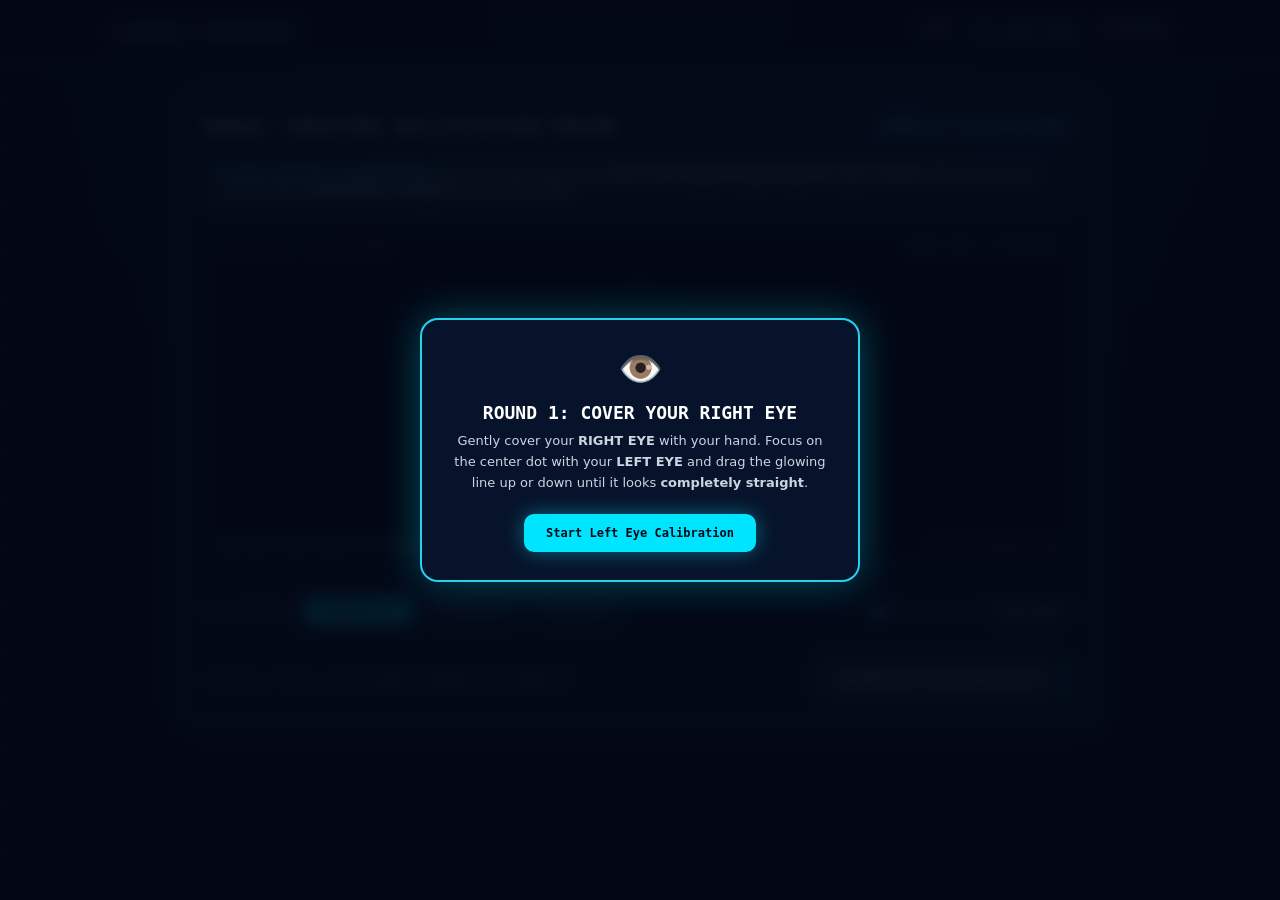
<file: amsler-test.html>
<!DOCTYPE html>
<html lang="en">
<head>
<meta charset="utf-8"/>
<meta name="viewport" content="width=device-width, initial-scale=1.0"/>
<title>SANS-GUARD — Manual Curvature Nullification</title>
<style>
  * { box-sizing: border-box; margin: 0; padding: 0; }
  body {
    background-color: #040816; color: #e2e8f0; font-family: system-ui, -apple-system, sans-serif;
    min-height: 100vh; display: flex; flex-direction: column;
    background-image: radial-gradient(circle at 50% 0%, rgba(0, 229, 255, 0.14), transparent 55%),
      linear-gradient(to right, rgba(34, 211, 238, 0.04) 1px, transparent 1px),
      linear-gradient(to bottom, rgba(34, 211, 238, 0.04) 1px, transparent 1px);
    background-size: 100% 100%, 50px 50px, 50px 50px;
  }
  .mono { font-family: monospace; }
  header { position: sticky; top: 0; z-index: 50; background: rgba(4, 8, 22, 0.92); border-bottom: 1px solid rgba(34, 211, 238, 0.25); }
  .nav-wrap { max-width: 1100px; margin: 0 auto; padding: 0 24px; height: 64px; display: flex; align-items: center; justify-content: space-between; }
  .logo { font-weight: 900; font-size: 20px; letter-spacing: 0.18em; color: #7289da; text-decoration: none; }
  .nav-links { display: flex; gap: 24px; font-size: 12px; text-transform: uppercase; }
  .nav-links a { color: #cbd5e1; text-decoration: none; }
  .nav-links a.active { color: #22d3ee; font-weight: 700; border-bottom: 2px solid #22d3ee; padding-bottom: 4px; }

  main { max-width: 960px; width: 100%; margin: 0 auto; padding: 26px 20px; flex: 1; display: flex; flex-direction: column; gap: 18px; }
  .panel {
    background: rgba(7, 19, 42, 0.78); border: 1.5px solid #22d3ee; border-radius: 18px;
    padding: 22px; box-shadow: 0 0 30px rgba(0, 229, 255, 0.12);
  }
  .top-row { display: flex; flex-wrap: wrap; justify-content: space-between; align-items: center; gap: 10px; margin-bottom: 14px; }
  .top-row h1 { font-size: 17px; font-weight: 800; letter-spacing: 0.06em; color: #fff; }
  .eye-badge { padding: 5px 12px; border-radius: 7px; background: rgba(34, 211, 238, 0.15); border: 1px solid #22d3ee; color: #67e8f9; font-size: 11px; font-weight: 700; }

  .inst-box {
    background: rgba(8, 51, 68, 0.65); border: 1px solid #22d3ee; border-radius: 12px;
    padding: 12px 16px; margin-bottom: 16px; display: flex; align-items: center; gap: 12px; font-size: 13px; color: #ecfeff;
  }

  .radar-box {
    background: #030712; border: 1px solid #164e63; border-radius: 14px; padding: 14px;
    display: flex; flex-direction: column; align-items: center; gap: 10px;
  }
  .radar-meta { width: 100%; display: flex; justify-content: space-between; font-size: 10px; color: #64748b; }
  canvas {
    max-width: 100%; border-radius: 10px; cursor: ns-resize; touch-action: none;
  }

  .axis-row { display: flex; flex-wrap: wrap; align-items: center; gap: 8px; margin-top: 14px; padding-top: 14px; border-top: 1px solid #0f2942; font-size: 11px; }
  .axis-btn { padding: 7px 12px; border-radius: 7px; border: 1px solid #155e75; background: #07132a; color: #94a3b8; font-size: 11px; font-weight: 700; cursor: pointer; }
  .axis-btn.active { background: #00e5ff; color: #040816; border-color: #00e5ff; }
  .btn-sm { padding: 7px 12px; border-radius: 7px; border: 1px solid #155e75; background: #07132a; color: #e2e8f0; font-size: 11px; font-weight: 700; cursor: pointer; }

  .action-bar { display: flex; flex-wrap: wrap; justify-content: space-between; align-items: center; gap: 12px; margin-top: 18px; padding-top: 16px; border-top: 1px solid #164e63; }
  .btn-commit { padding: 12px 20px; border-radius: 10px; border: 1.5px solid #22d3ee; background: #083344; color: #ecfeff; font-size: 12px; font-weight: 700; cursor: pointer; }
  .btn-record { padding: 12px 22px; border-radius: 10px; border: none; background: #00e5ff; color: #040816; font-size: 12px; font-weight: 800; cursor: pointer; box-shadow: 0 0 20px rgba(0, 229, 255, 0.4); }

  #popupOverlay {
    display: flex; position: fixed; inset: 0; z-index: 1000; background: rgba(4, 8, 22, 0.9);
    backdrop-filter: blur(8px); align-items: center; justify-content: center; padding: 20px;
  }
  .popup-box { max-width: 440px; width: 100%; background: #07132a; border: 2px solid #22d3ee; border-radius: 18px; padding: 28px; text-align: center; box-shadow: 0 0 40px rgba(0, 229, 255, 0.3); }
  .popup-box h3 { font-size: 18px; color: #fff; margin: 12px 0 8px; }
  .popup-box p { font-size: 13px; color: #cbd5e1; line-height: 1.6; margin-bottom: 20px; }
</style>
</head>
<body>
<header>
  <div class="nav-wrap">
    <a href="index.html" class="logo">SANS-GUARD</a>
    <nav class="nav-links mono">
      <a href="index.html">Home</a>
      <a href="doctor-check.html" class="active">Dr. SANS Check</a>
      <a href="dashboard.html">Dashboard</a>
    </nav>
  </div>
</header>

<main>
  <section class="panel">
    <div class="top-row mono">
      <h1>MANUAL CURVATURE NULLIFICATION ENGINE</h1>
      <span class="eye-badge" id="eyeBadge">ROUND 1/2 • LEFT EYE ACTIVE</span>
    </div>

    <div class="inst-box">
      <div>
        <strong style="color:#22d3ee;">BLIND MANUAL CALIBRATION:</strong> Fixate on the center dot. <strong>Click and drag the glowing line up or down</strong> with your mouse until it looks <strong>completely straight</strong> to your active eye.
      </div>
    </div>

    <div class="radar-box">
      <div class="radar-meta mono">
        <span>CAL-GRID FOV: 30° RECTILINEAR</span>
        <span id="axisMeta" style="color:#22d3ee;">TARGET AXIS: 0° HORIZONTAL</span>
      </div>

      <canvas id="radarCanvas" width="480" height="270"></canvas>

      <div class="radar-meta mono" style="align-items:center;">
        <span style="color:#67e8f9;">DRAG WAVE CURVE DIRECTLY ON RADAR</span>
        <span>● BLIND TELEMETRY MODE</span>
      </div>
    </div>

    <div class="axis-row mono">
      <span style="color:#94a3b8;">AXIS MERIDIAN:</span>
      <button class="axis-btn active" onclick="setAxis(0, this)">HORIZONTAL 0°</button>
      <button class="axis-btn" onclick="setAxis(90, this)">VERTICAL 90°</button>
      <button class="axis-btn" onclick="setAxis(45, this)">OBLIQUE 45°</button>
      <label style="margin-left:auto;display:flex;align-items:center;gap:6px;color:#cbd5e1;cursor:pointer;">
        <input type="checkbox" id="gridToggle" checked onchange="drawRadar()" style="accent-color:#00e5ff;"/> Reticle Grid
      </label>
      <button class="btn-sm" onclick="resetCurrentEye()">↺ Reset Wave</button>
    </div>

    <div class="action-bar mono">
      <div style="font-size:12px;color:#94a3b8;">
        Telemetry Status: <strong style="color:#34d399;">● Encrypted (Hidden from Subject)</strong>
      </div>
      <div style="display:flex;flex-wrap:wrap;gap:10px;">
        <button class="btn-commit" id="eyeActionBtn" onclick="handleEyeStep()">CONFIRM LEFT EYE &amp; SWITCH EYE →</button>
        <button class="btn-record" style="display:none;" id="finishBtn" onclick="syncDashboard()">📋 COMPLETE CHECK &amp; SYNC DASHBOARD</button>
      </div>
    </div>
  </section>
</main>

<!-- Monocular Pop-up Modal -->
<div id="popupOverlay">
  <div class="popup-box">
    <div style="font-size:36px;">👁️</div>
    <h3 class="mono" id="popTitle">ROUND 1: COVER YOUR RIGHT EYE</h3>
    <p id="popDesc">Gently cover your <strong>RIGHT EYE</strong> with your hand. Focus on the center dot with your <strong>LEFT EYE</strong> and drag the glowing line up or down until it looks <strong>completely straight</strong>.</p>
    <button class="btn-record mono" onclick="document.getElementById('popupOverlay').style.display='none'">Start Left Eye Calibration</button>
  </div>
</div>

<script>
  const canvas = document.getElementById('radarCanvas');
  const ctx = canvas.getContext('2d');
  let waveAmp = 52;
  let axis = 0;
  let round = 1;
  let leftResidual = 52;
  let rightResidual = 52;
  let isDragging = false;
  let lastY = 0;

  function drawRadar() {
    const W = canvas.width;
    const H = canvas.height;
    const cx = W / 2;
    const cy = H / 2;
    ctx.clearRect(0, 0, W, H);

    if (document.getElementById('gridToggle').checked) {
      ctx.strokeStyle = 'rgba(34, 211, 238, 0.08)';
      ctx.lineWidth = 1;
      for (let x = 0; x <= W; x += 24) {
        ctx.beginPath(); ctx.moveTo(x, 0); ctx.lineTo(x, H); ctx.stroke();
      }
      for (let y = 0; y <= H; y += 24) {
        ctx.beginPath(); ctx.moveTo(0, y); ctx.lineTo(W, y); ctx.stroke();
      }

      ctx.strokeStyle = 'rgba(34, 211, 238, 0.28)';
      ctx.beginPath(); ctx.arc(cx, cy, 48, 0, Math.PI * 2); ctx.stroke();
      ctx.beginPath(); ctx.arc(cx, cy, 105, 0, Math.PI * 2); ctx.stroke();

      ctx.setLineDash([4, 4]);
      ctx.beginPath(); ctx.moveTo(cx, 10); ctx.lineTo(cx, H - 10); ctx.stroke();
      ctx.beginPath(); ctx.moveTo(20, cy); ctx.lineTo(W - 20, cy); ctx.stroke();
      ctx.setLineDash([]);
    }

    ctx.save();
    ctx.translate(cx, cy);
    ctx.rotate((-axis * Math.PI) / 180);

    ctx.strokeStyle = '#00e5ff';
    ctx.lineWidth = 3.2;
    ctx.shadowColor = '#00e5ff';
    ctx.shadowBlur = 15;
    ctx.beginPath();
    const span = 195;
    for (let x = -span; x <= span; x += 3) {
      const env = Math.cos((x / span) * (Math.PI / 2));
      const y = Math.sin(x * 0.036) * (waveAmp * 0.32) * env;
      if (x === -span) ctx.moveTo(x, y);
      else ctx.lineTo(x, y);
    }
    ctx.stroke();
    ctx.shadowBlur = 0;

    const handleX = 43;
    const handleY = Math.sin(handleX * 0.036) * (waveAmp * 0.32) * Math.cos((handleX / span) * (Math.PI / 2));
    ctx.fillStyle = isDragging ? '#ffffff' : 'rgba(0, 229, 255, 0.35)';
    ctx.strokeStyle = '#00e5ff';
    ctx.lineWidth = 2;
    ctx.beginPath(); ctx.arc(handleX, handleY, 7, 0, Math.PI * 2); ctx.fill(); ctx.stroke();
    ctx.restore();

    ctx.fillStyle = '#ffffff';
    ctx.beginPath(); ctx.arc(cx, cy, 4, 0, Math.PI * 2); ctx.fill();
  }

  function getClientY(e) {
    return e.touches && e.touches.length ? e.touches[0].clientY : e.clientY;
  }

  canvas.addEventListener('mousedown', e => { isDragging = true; lastY = getClientY(e); drawRadar(); });
  canvas.addEventListener('touchstart', e => { isDragging = true; lastY = getClientY(e); drawRadar(); });

  window.addEventListener('mousemove', e => {
    if (!isDragging) return;
    const curY = getClientY(e);
    waveAmp = Math.max(-100, Math.min(100, waveAmp + (curY - lastY) * 0.85));
    lastY = curY;
    if (round === 1) leftResidual = Math.abs(waveAmp);
    else rightResidual = Math.abs(waveAmp);
    drawRadar();
  });

  window.addEventListener('touchmove', e => {
    if (!isDragging) return;
    const curY = getClientY(e);
    waveAmp = Math.max(-100, Math.min(100, waveAmp + (curY - lastY) * 0.85));
    lastY = curY;
    if (round === 1) leftResidual = Math.abs(waveAmp);
    else rightResidual = Math.abs(waveAmp);
    drawRadar();
  });

  window.addEventListener('mouseup', () => { if (isDragging) { isDragging = false; drawRadar(); } });
  window.addEventListener('touchend', () => { if (isDragging) { isDragging = false; drawRadar(); } });

  function resetCurrentEye() {
    waveAmp = round === 1 ? 52 : -48;
    if (round === 1) leftResidual = Math.abs(waveAmp);
    else rightResidual = Math.abs(waveAmp);
    drawRadar();
  }

  function setAxis(deg, btn) {
    axis = deg;
    document.querySelectorAll('.axis-btn').forEach(b => b.classList.remove('active'));
    btn.classList.add('active');
    const names = { 0: '0° HORIZONTAL', 90: '90° VERTICAL', 45: '45° OBLIQUE' };
    document.getElementById('axisMeta').textContent = `TARGET AXIS: ${names[deg]}`;
    drawRadar();
  }

  function calcPts(absVal) {
    if (absVal >= 60) return 4;
    if (absVal >= 35) return 3;
    if (absVal >= 18) return 2;
    if (absVal >= 7) return 1;
    return 0;
  }

  function handleEyeStep() {
    if (round === 1) {
      leftResidual = Math.abs(waveAmp);
      round = 2;
      waveAmp = -48;
      rightResidual = 48;

      document.getElementById('eyeBadge').textContent = 'ROUND 2/2 • RIGHT EYE ACTIVE';
      document.getElementById('eyeActionBtn').style.display = 'none';
      document.getElementById('finishBtn').style.display = 'inline-block';
      document.getElementById('finishBtn').textContent = 'COMPLETE TEST & VIEW SCORE →';
      drawRadar();

      document.getElementById('popTitle').textContent = 'ROUND 2: COVER YOUR LEFT EYE';
      document.getElementById('popDesc').innerHTML = 'Now cover your <strong>LEFT EYE</strong> with your hand. Focus on the center dot with your <strong>RIGHT EYE</strong> and drag the line up or down until it looks straight.';
      document.querySelector('#popupOverlay button').textContent = 'Start Right Eye Calibration';
      document.getElementById('popupOverlay').style.display = 'flex';
    }
  }

  function syncDashboard() {
    rightResidual = Math.abs(waveAmp);
    const leftPts = calcPts(leftResidual);
    const rightPts = calcPts(rightResidual);
    const finalMetaPts = Math.max(leftPts, rightPts);

    const prev = JSON.parse(localStorage.getItem('sans_latest_check') || '{"vision":0,"fluid":0,"symptoms":0}');
    prev.metamorphopsia = finalMetaPts;
    prev.total = (prev.vision || 0) + (prev.fluid || 0) + (prev.symptoms || 0) + finalMetaPts;
    localStorage.setItem('sans_latest_check', JSON.stringify(prev));

    const labels = [
      'Normal Rectilinear Vision (0 Arcmin)',
      'Mild Peripheral Curvature',
      'Moderate Parafoveal Metamorphopsia',
      'Marked Choroidal Fold Distortion',
      'Severe Central Metamorphopsia Alert'
    ];

    document.querySelector('.panel').innerHTML = `
      <div class="top-row mono">
        <h1>METAMORPHOPSIA TEST RESULT</h1>
        <span class="eye-badge" style="border-color:#34d399;color:#6ee7b7;">✓ TEST 04 COMPLETED</span>
      </div>

      <div style="background:#040816;border:1px solid #164e63;border-radius:14px;padding:24px;text-align:center;margin:16px 0;">
        <div class="mono" style="font-size:11px;color:#94a3b8;letter-spacing:0.1em;">CALCULATED METAMORPHOPSIA SCORE</div>
        <div class="mono" style="font-size:48px;font-weight:900;color:#22d3ee;margin:10px 0;">${finalMetaPts} <span style="font-size:20px;color:#64748b;">/ 4 Pts</span></div>
        <div style="font-size:14px;font-weight:700;color:#fb7185;">${labels[finalMetaPts]}</div>

        <div style="display:grid;grid-template-columns:1fr 1fr;gap:12px;max-width:420px;margin:20px auto 0;" class="mono">
          <div style="background:#07132a;border:1px solid #155e75;border-radius:10px;padding:12px;">
            <div style="font-size:10px;color:#94a3b8;">LEFT EYE DEVIATION</div>
            <div style="font-size:16px;font-weight:800;color:#fff;margin-top:4px;">${leftResidual.toFixed(1)} Arcmin (${leftPts} Pts)</div>
          </div>
          <div style="background:#07132a;border:1px solid #155e75;border-radius:10px;padding:12px;">
            <div style="font-size:10px;color:#94a3b8;">RIGHT EYE DEVIATION</div>
            <div style="font-size:16px;font-weight:800;color:#fff;margin-top:4px;">${rightResidual.toFixed(1)} Arcmin (${rightPts} Pts)</div>
          </div>
        </div>
      </div>

      <div class="action-bar mono" style="justify-content:flex-end;">
        <button class="btn-record mono" onclick="window.location.href='dashboard.html'">Proceed to Final Dashboard →</button>
      </div>
    `;
  }

  drawRadar();
</script>
</body>
</html>
<!-- AI Assistance Disclosure: Portions of this HTML/CSS/JavaScript code were developed and refined with AI assistance. -->
</file>
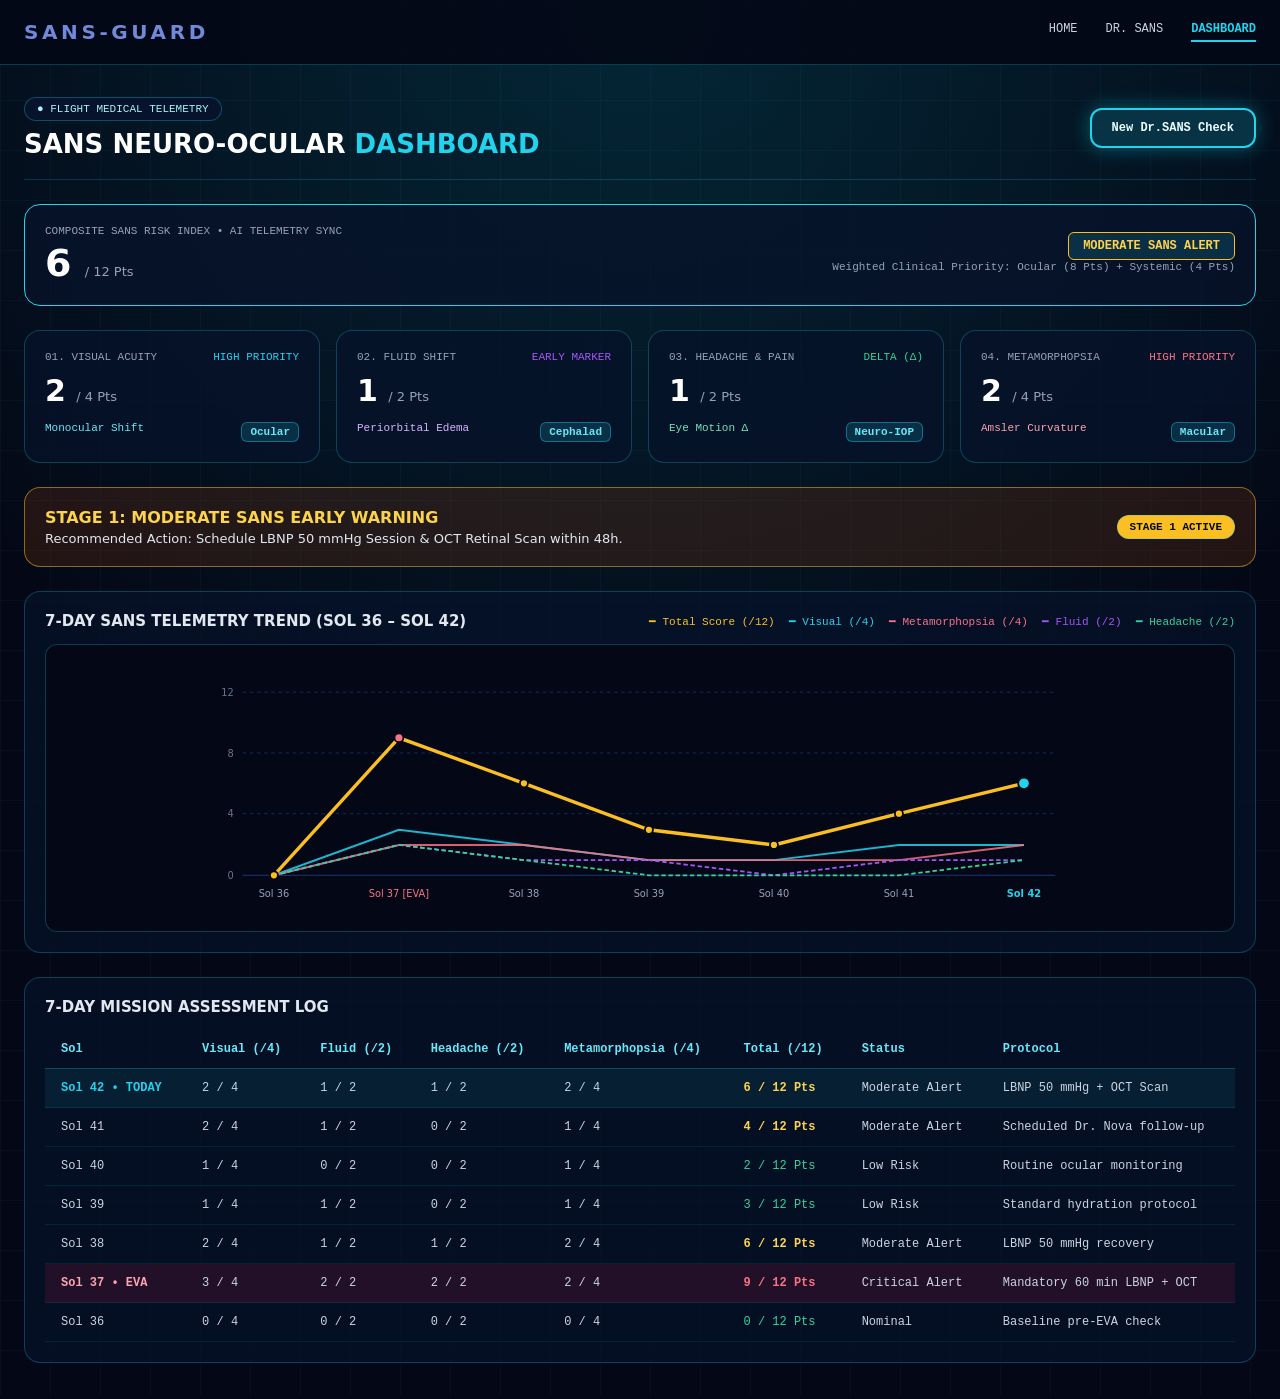
<file: dashboard.html>
<!DOCTYPE html>
<html lang="en">
<head>
<meta charset="utf-8"/>
<meta name="viewport" content="width=device-width, initial-scale=1.0"/>
<title>SANS-GUARD — Dashboard</title>
<link rel="stylesheet" href="style.css"/>
</head>
<body>
<header>
  <div class="nav-wrap">
    <a href="index.html" class="logo">SANS-GUARD</a>
    <nav class="nav-links mono"><a href="index.html">Home</a><a href="doctor-check.html">Dr. SANS</a><a href="dashboard.html" class="active">Dashboard</a></nav>
    
  </div>
</header>
<main>
  <div class="top-bar">
    <div><span class="pill mono" style="margin-bottom:8px;">● FLIGHT MEDICAL TELEMETRY</span><h1>SANS NEURO-OCULAR <span>DASHBOARD</span></h1></div>
    <a href="doctor-check.html" class="btn-nova mono"> New Dr.SANS Check</a>
  </div>

  <!-- Total Risk Score Banner -->
  <section class="card" style="border-color:#22d3ee;display:flex;flex-wrap:wrap;justify-content:space-between;align-items:center;gap:16px;">
    <div>
      <div class="card-head mono" style="margin-bottom:4px;"><span>COMPOSITE SANS RISK INDEX • AI TELEMETRY SYNC</span></div>
      <div class="card-val" id="k-sc" style="font-size:38px;">6 <span>/ 12 Pts</span></div>
    </div>
    <div class="mono" style="text-align:right;">
      <span class="tag" id="riskBadge" style="font-size:12px;padding:6px 14px;color:#fcd34d;border-color:#fbbf24;">MODERATE SANS ALERT</span>
      <div style="font-size:11px;color:#94a3b8;margin-top:8px;">Weighted Clinical Priority: Ocular (8 Pts) + Systemic (4 Pts)</div>
    </div>
  </section>

  <!-- 4 Individual Tests Grid -->
  <section class="grid-4">
    <div class="card">
      <div class="card-head mono"><span>01. VISUAL ACUITY</span><span style="color:#22d3ee;">HIGH PRIORITY</span></div>
      <div class="card-val" id="k-va">2 <span>/ 4 Pts</span></div>
      <div class="card-foot mono"><span style="color:#67e8f9;">Monocular Shift</span><span class="tag">Ocular</span></div>
    </div>
    <div class="card">
      <div class="card-head mono"><span>02. FLUID SHIFT</span><span style="color:#a855f7;">EARLY MARKER</span></div>
      <div class="card-val" id="k-fs">1 <span>/ 2 Pts</span></div>
      <div class="card-foot mono"><span style="color:#d8b4fe;">Periorbital Edema</span><span class="tag">Cephalad</span></div>
    </div>
    <div class="card">
      <div class="card-head mono"><span>03. HEADACHE &amp; PAIN</span><span style="color:#34d399;">DELTA (Δ)</span></div>
      <div class="card-val" id="k-sy">1 <span>/ 2 Pts</span></div>
      <div class="card-foot mono"><span id="sy-delta" style="color:#6ee7b7;">Eye Motion Δ</span><span class="tag">Neuro-IOP</span></div>
    </div>
    <div class="card">
      <div class="card-head mono"><span>04. METAMORPHOPSIA</span><span style="color:#fb7185;">HIGH PRIORITY</span></div>
      <div class="card-val" id="k-mt">2 <span>/ 4 Pts</span></div>
      <div class="card-foot mono"><span style="color:#fda4af;">Amsler Curvature</span><span class="tag">Macular</span></div>
    </div>
  </section>

  <section class="alert-box" id="alertBox">
    <div><strong id="alertTitle" style="color:#fcd34d;"> STAGE 1: MODERATE SANS EARLY WARNING</strong><p id="alertDesc" style="font-size:13px;margin-top:4px;">Recommended Action: Schedule LBNP 50 mmHg Session &amp; OCT Retinal Scan within 48h.</p></div>
    <span class="pill mono" id="alertPill" style="background:#fbbf24;color:#040816;font-weight:700;">STAGE 1 ACTIVE</span>
  </section>

  <section class="card">
    <div style="display:flex;flex-wrap:wrap;justify-content:space-between;align-items:center;gap:12px;margin-bottom:14px;">
      <h2 style="font-size:15px;">7-DAY SANS TELEMETRY TREND (SOL 36 – SOL 42)</h2>
      <div class="mono" style="display:flex;flex-wrap:wrap;gap:14px;font-size:11px;">
        <span style="color:#fbbf24;">━ Total Score (/12)</span>
        <span style="color:#22d3ee;">━ Visual (/4)</span>
        <span style="color:#fb7185;">━ Metamorphopsia (/4)</span>
        <span style="color:#a855f7;">━ Fluid (/2)</span>
        <span style="color:#34d399;">━ Headache (/2)</span>
      </div>
    </div>
    <div class="chart-wrap">
      <svg viewBox="0 0 1000 280" style="width:100%;min-width:680px;height:250px;" fill="none">
        <line x1="55" y1="35" x2="965" y2="35" stroke="#132d5e" stroke-dasharray="4 4"/>
        <line x1="55" y1="103" x2="965" y2="103" stroke="#132d5e" stroke-dasharray="4 4"/>
        <line x1="55" y1="171" x2="965" y2="171" stroke="#132d5e" stroke-dasharray="4 4"/>
        <line x1="55" y1="240" x2="965" y2="240" stroke="#1e3a8a"/>

        <text x="45" y="39" fill="#64748b" font-size="11" text-anchor="end">12</text>
        <text x="45" y="107" fill="#64748b" font-size="11" text-anchor="end">8</text>
        <text x="45" y="175" fill="#64748b" font-size="11" text-anchor="end">4</text>
        <text x="45" y="244" fill="#64748b" font-size="11" text-anchor="end">0</text>

        <text x="90" y="264" fill="#94a3b8" font-size="11" text-anchor="middle">Sol 36</text>
        <text x="230" y="264" fill="#fb7185" font-size="11" text-anchor="middle">Sol 37 [EVA]</text>
        <text x="370" y="264" fill="#94a3b8" font-size="11" text-anchor="middle">Sol 38</text>
        <text x="510" y="264" fill="#94a3b8" font-size="11" text-anchor="middle">Sol 39</text>
        <text x="650" y="264" fill="#94a3b8" font-size="11" text-anchor="middle">Sol 40</text>
        <text x="790" y="264" fill="#94a3b8" font-size="11" text-anchor="middle">Sol 41</text>
        <text x="930" y="264" fill="#22d3ee" font-size="11" text-anchor="middle" font-weight="700">Sol 42</text>

        <path id="line-v" d="M90 240 L230 189 L370 206 L510 223 L650 223 L790 206 L930 206" stroke="#22d3ee" stroke-width="2.2" opacity="0.85"/>
        <path id="line-m" d="M90 240 L230 206 L370 206 L510 223 L650 223 L790 223 L930 206" stroke="#fb7185" stroke-width="2.2" opacity="0.85"/>
        <path id="line-f" d="M90 240 L230 206 L370 223 L510 223 L650 240 L790 223 L930 223" stroke="#a855f7" stroke-width="2" stroke-dasharray="5 3"/>
        <path id="line-s" d="M90 240 L230 206 L370 223 L510 240 L650 240 L790 240 L930 223" stroke="#34d399" stroke-width="2" stroke-dasharray="5 3"/>
        <path id="line-tot" d="M90 240 L230 86 L370 137 L510 189 L650 206 L790 171 L930 137" stroke="#fbbf24" stroke-width="3.8"/>

        <circle cx="90" cy="240" r="4.5" fill="#fbbf24" stroke="#040816" stroke-width="2"/>
        <circle cx="230" cy="86" r="5" fill="#fb7185" stroke="#040816" stroke-width="2"/>
        <circle cx="370" cy="137" r="4.5" fill="#fbbf24" stroke="#040816" stroke-width="2"/>
        <circle cx="510" cy="189" r="4.5" fill="#fbbf24" stroke="#040816" stroke-width="2"/>
        <circle cx="650" cy="206" r="4.5" fill="#fbbf24" stroke="#040816" stroke-width="2"/>
        <circle cx="790" cy="171" r="4.5" fill="#fbbf24" stroke="#040816" stroke-width="2"/>
        <circle id="dot-today" cx="930" cy="137" r="6.5" fill="#22d3ee" stroke="#040816" stroke-width="2"/>
      </svg>
    </div>
  </section>

  <section class="card" style="overflow-x:auto;">
    <h2 style="font-size:15px;margin-bottom:14px;">7-DAY MISSION ASSESSMENT LOG</h2>
    <table class="mono">
      <thead>
        <tr>
          <th>Sol</th>
          <th>Visual (/4)</th>
          <th>Fluid (/2)</th>
          <th>Headache (/2)</th>
          <th>Metamorphopsia (/4)</th>
          <th>Total (/12)</th>
          <th>Status</th>
          <th>Protocol</th>
        </tr>
      </thead>
      <tbody>
        <tr style="background:rgba(8,51,68,0.45);">
          <td style="font-weight:700;color:#22d3ee;">Sol 42 • TODAY</td>
          <td id="t-v">2 / 4</td>
          <td id="t-f">1 / 2</td>
          <td id="t-s">1 / 2</td>
          <td id="t-m">2 / 4</td>
          <td id="t-tot" style="font-weight:800;color:#fcd34d;">6 / 12 Pts</td>
          <td id="t-st">Moderate Alert</td>
          <td id="t-pr">LBNP 50 mmHg + OCT Scan</td>
        </tr>
        <tr>
          <td>Sol 41</td><td>2 / 4</td><td>1 / 2</td><td>0 / 2</td><td>1 / 4</td>
          <td style="font-weight:700;color:#fcd34d;">4 / 12 Pts</td><td>Moderate Alert</td><td>Scheduled Dr. Nova follow-up</td>
        </tr>
        <tr>
          <td>Sol 40</td><td>1 / 4</td><td>0 / 2</td><td>0 / 2</td><td>1 / 4</td>
          <td style="color:#34d399;">2 / 12 Pts</td><td>Low Risk</td><td>Routine ocular monitoring</td>
        </tr>
        <tr>
          <td>Sol 39</td><td>1 / 4</td><td>1 / 2</td><td>0 / 2</td><td>1 / 4</td>
          <td style="color:#34d399;">3 / 12 Pts</td><td>Low Risk</td><td>Standard hydration protocol</td>
        </tr>
        <tr>
          <td>Sol 38</td><td>2 / 4</td><td>1 / 2</td><td>1 / 2</td><td>2 / 4</td>
          <td style="font-weight:700;color:#fcd34d;">6 / 12 Pts</td><td>Moderate Alert</td><td>LBNP 50 mmHg recovery</td>
        </tr>
        <tr style="background:rgba(136,19,55,0.22);">
          <td style="color:#fda4af;font-weight:700;">Sol 37 • EVA</td><td>3 / 4</td><td>2 / 2</td><td>2 / 2</td><td>2 / 4</td>
          <td style="font-weight:800;color:#fb7185;">9 / 12 Pts</td><td>Critical Alert</td><td>Mandatory 60 min LBNP + OCT</td>
        </tr>
        <tr>
          <td>Sol 36</td><td>0 / 4</td><td>0 / 2</td><td>0 / 2</td><td>0 / 4</td>
          <td style="color:#34d399;">0 / 12 Pts</td><td>Nominal</td><td>Baseline pre-EVA check</td>
        </tr>
      </tbody>
    </table>
  </section>
</main>
<!-- <footer class="mono">© 2026 SANS-GUARD • Flight Medical Telemetry System</footer> -->

<script>
window.addEventListener('DOMContentLoaded', () => {
  const raw = localStorage.getItem('sans_latest_check');
  if (!raw) return;
  const saved = JSON.parse(raw);

  const v = Math.min(4, Math.max(0, Number(saved.vision || 0)));
  const f = Math.min(2, Math.max(0, Number(saved.fluid || 0)));
  const s = Math.min(2, Math.max(0, Number(saved.symptoms || 0)));
  const m = Math.min(4, Math.max(0, Number(saved.metamorphopsia || 0)));
  const tot = v + f + s + m;

  document.getElementById('k-sc').innerHTML = `${tot} <span>/ 12 Pts</span>`;
  document.getElementById('k-va').innerHTML = `${v} <span>/ 4 Pts</span>`;
  document.getElementById('k-fs').innerHTML = `${f} <span>/ 2 Pts</span>`;
  document.getElementById('k-sy').innerHTML = `${s} <span>/ 2 Pts</span>`;
  document.getElementById('k-mt').innerHTML = `${m} <span>/ 4 Pts</span>`;

  if (saved.headacheBefore !== undefined && saved.headacheAfter !== undefined) {
    const delta = saved.headacheAfter - saved.headacheBefore;
    document.getElementById('sy-delta').textContent = `${saved.headacheBefore}→${saved.headacheAfter}/10 (${delta >= 0 ? '+' : ''}${delta}Δ)`;
  }

  const alertBox = document.getElementById('alertBox');
  const alertTitle = document.getElementById('alertTitle');
  const alertDesc = document.getElementById('alertDesc');
  const alertPill = document.getElementById('alertPill');
  const riskBadge = document.getElementById('riskBadge');

  let statusText = 'Moderate Alert';
  let protoText = 'LBNP 50 mmHg + OCT Scan';

  if (tot >= 8) {
    alertBox.style.background = 'rgba(136, 19, 55, 0.35)';
    alertBox.style.borderColor = '#fb7185';
    alertTitle.style.color = '#fda4af';
    alertTitle.textContent = ' STAGE 2: CRITICAL OCULAR / SANS RISK ALERT';
    alertDesc.textContent = 'Immediate Action: Notify Flight Surgeon, initiate 60-min LBNP & perform urgent OCT + Fundoscopy.';
    alertPill.style.background = '#fb7185';
    alertPill.textContent = 'STAGE 2 CRITICAL';
    riskBadge.style.color = '#fda4af';
    riskBadge.style.borderColor = '#fb7185';
    riskBadge.textContent = 'CRITICAL SANS RISK';
    statusText = 'Critical Alert';
    protoText = 'Urgent Flight Surgeon + OCT';
  } else if (tot >= 4) {
    alertTitle.textContent = ' STAGE 1: MODERATE SANS EARLY WARNING';
    alertDesc.textContent = 'Recommended Action: Schedule LBNP 50 mmHg Session & OCT Retinal Scan within 48h.';
    alertPill.textContent = 'STAGE 1 ACTIVE';
    riskBadge.textContent = 'MODERATE SANS ALERT';
    statusText = 'Moderate Alert';
    protoText = 'LBNP 50 mmHg + OCT Scan';
  } else {
    alertBox.style.background = 'rgba(6, 78, 59, 0.35)';
    alertBox.style.borderColor = '#34d399';
    alertTitle.style.color = '#6ee7b7';
    alertTitle.textContent = ' STAGE 0: NOMINAL NEURO-OCULAR STATUS';
    alertDesc.textContent = 'Recommended Action: Continue routine resistive exercise, hydration & weekly Dr. Nova checks.';
    alertPill.style.background = '#34d399';
    alertPill.textContent = 'NOMINAL';
    riskBadge.style.color = '#6ee7b7';
    riskBadge.style.borderColor = '#34d399';
    riskBadge.textContent = 'LOW RISK • NOMINAL';
    statusText = 'Low Risk';
    protoText = 'Standard exercise & hydration';
  }

  document.getElementById('t-v').textContent = `${v} / 4`;
  document.getElementById('t-f').textContent = `${f} / 2`;
  document.getElementById('t-s').textContent = `${s} / 2`;
  document.getElementById('t-m').textContent = `${m} / 4`;
  document.getElementById('t-tot').textContent = `${tot} / 12 Pts`;
  document.getElementById('t-st').textContent = statusText;
  document.getElementById('t-pr').textContent = protoText;

  const yPos = val => (240 - (val / 12) * 205).toFixed(0);
  document.getElementById('line-v').setAttribute('d', `M90 240 L230 189 L370 206 L510 223 L650 223 L790 206 L930 ${yPos(v)}`);
  document.getElementById('line-m').setAttribute('d', `M90 240 L230 206 L370 206 L510 223 L650 223 L790 223 L930 ${yPos(m)}`);
  document.getElementById('line-f').setAttribute('d', `M90 240 L230 206 L370 223 L510 223 L650 240 L790 223 L930 ${yPos(f)}`);
  document.getElementById('line-s').setAttribute('d', `M90 240 L230 206 L370 223 L510 240 L650 240 L790 240 L930 ${yPos(s)}`);
  document.getElementById('line-tot').setAttribute('d', `M90 240 L230 86 L370 137 L510 189 L650 206 L790 171 L930 ${yPos(tot)}`);
  document.getElementById('dot-today').setAttribute('cy', yPos(tot));
});
</script>
</body>
</html>
<!-- AI Assistance Disclosure: Portions of this HTML/CSS/JavaScript code were developed and refined with AI assistance. -->
</file>
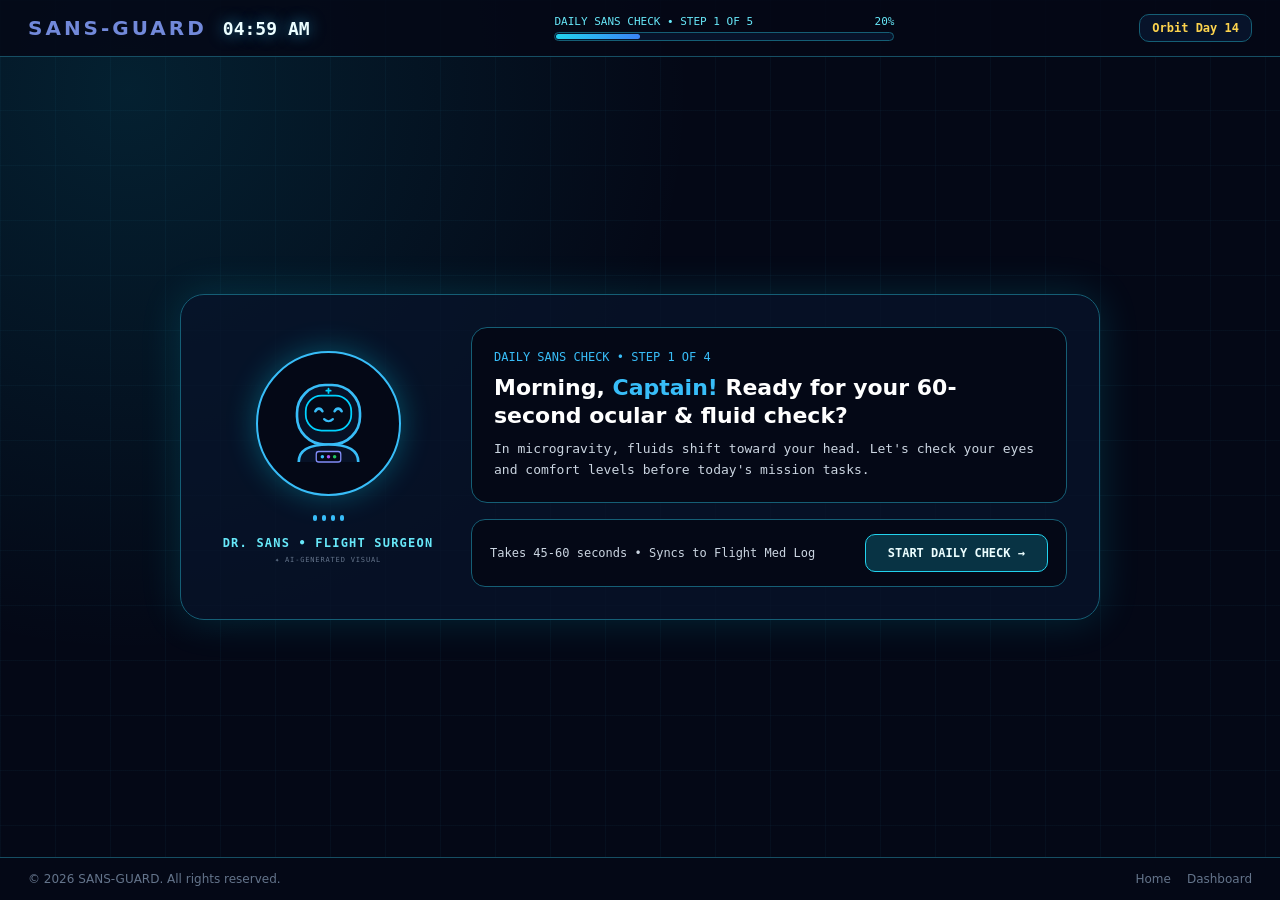
<file: doctor-check.html>
<!DOCTYPE html>
<html lang="en">
<head>
<meta charset="utf-8"/>
<meta name="viewport" content="width=device-width,initial-scale=1"/>
<title>SANS-GUARD — Dr. Nova Check</title>
<style>
*{box-sizing:border-box;margin:0;padding:0}
body{min-height:100vh;background:#040816;color:#fff;font-family:system-ui,sans-serif;display:flex;flex-direction:column;background-image:radial-gradient(circle at 10% 10%,rgba(6,182,212,.14),transparent 40%),linear-gradient(to right,rgba(56,189,248,.04) 1px,transparent 1px),linear-gradient(to bottom,rgba(56,189,248,.04) 1px,transparent 1px);background-size:100% 100%,55px 55px,55px 55px}
header{border-bottom:1px solid #164e63;background:rgba(4,8,22,.85);padding:14px 28px;display:flex;flex-wrap:wrap;align-items:center;justify-content:space-between;gap:14px}
.logo{font-size:20px;font-weight:900;letter-spacing:.15em;color:#7289da;text-decoration:none}
.clock{font-family:monospace;font-size:18px;font-weight:700;color:#ecfeff;text-shadow:0 0 15px rgba(56,189,248,.6)}
.prog-box{flex:1;max-width:340px;min-width:180px}
.prog-txt{display:flex;justify-content:space-between;font-family:monospace;font-size:11px;color:#67e8f9;margin-bottom:4px}
.track{height:9px;background:#07132a;border:1px solid #155e75;border-radius:99px;padding:1px}
.fill{height:100%;background:linear-gradient(90deg,#22d3ee,#3b82f6);border-radius:99px;transition:width .4s}
.badges{display:flex;align-items:center;gap:10px;font-family:monospace;font-size:12px}
.pill{padding:6px 12px;border-radius:10px;border:1px solid #155e75;background:#07132a;color:#fcd34d;font-weight:700}
.btn-ic{padding:6px 10px;border-radius:10px;border:1px solid #155e75;background:#07132a;color:#67e8f9;cursor:pointer}
main{flex:1;display:flex;flex-direction:column;align-items:center;justify-content:center;padding:28px 16px}
.card{width:100%;max-width:920px;border-radius:24px;border:1px solid #155e75;background:rgba(7,19,42,.75);padding:32px;box-shadow:0 0 40px rgba(0,229,255,.15);display:grid;grid-template-columns:230px 1fr;gap:28px;align-items:center}
@media(max-width:740px){.card{grid-template-columns:1fr}}
.av-col{display:flex;flex-direction:column;align-items:center;text-align:center}
.av-ring{width:145px;height:145px;border-radius:50%;border:2px solid #38bdf8;background:#040816;display:flex;align-items:center;justify-content:center;box-shadow:0 0 30px rgba(0,229,255,.3);animation:flt 4s ease-in-out infinite}
@keyframes flt{0%,100%{transform:translateY(0)}50%{transform:translateY(-6px)}}
.wave{display:flex;gap:5px;height:20px;align-items:center;margin-top:12px}
.bar{width:4px;height:6px;background:#38bdf8;border-radius:9px}
.speaking .bar{animation:wv .6s infinite}
.speaking .bar:nth-child(2){animation-delay:.15s}
.speaking .bar:nth-child(3){animation-delay:.3s;background:#a855f7}
@keyframes wv{0%,100%{height:6px}50%{height:20px}}
.doc-t{font-family:monospace;font-size:12px;font-weight:700;letter-spacing:.1em;color:#67e8f9;margin-top:8px}
.q-box{border-radius:16px;border:1px solid #155e75;background:#040816;padding:22px;margin-bottom:16px}
.q-top{display:flex;justify-content:space-between;font-family:monospace;font-size:12px;color:#38bdf8;margin-bottom:10px}
.rep{background:none;border:none;color:#67e8f9;text-decoration:underline;font-family:monospace;font-size:11px;cursor:pointer}
.q-h{font-size:22px;font-weight:800;line-height:1.3}
.q-p{font-family:monospace;font-size:13px;color:#cbd5e1;line-height:1.6;margin-top:8px}
.opts{display:flex;flex-direction:column;gap:10px}
.s-bar{display:flex;flex-wrap:wrap;justify-content:space-between;align-items:center;gap:12px;border-radius:14px;border:1px solid #155e75;background:#040816;padding:14px 18px;font-family:monospace;font-size:12px;color:#cbd5e1}
.btn{padding:11px 22px;border-radius:10px;border:1px solid #22d3ee;background:#083344;color:#ecfeff;font-family:monospace;font-weight:700;font-size:12px;text-transform:uppercase;cursor:pointer;text-decoration:none}
.btn:hover{background:#22d3ee;color:#030712;box-shadow:0 0 18px rgba(0,229,255,.6)}
.opt-b{width:100%;text-align:left;padding:14px 18px;border-radius:12px;border:1px solid #155e75;background:#07132a;color:#e2e8f0;cursor:pointer;display:flex;justify-content:space-between;align-items:center}
.opt-b:hover{border-color:#22d3ee;background:#083344;color:#fff}
.res{padding:18px;border-radius:14px;font-family:monospace;line-height:1.6;margin-bottom:10px}
.g{background:rgba(6,78,59,.4);border:1px solid #10b981;color:#6ee7b7}
.a{background:rgba(120,53,15,.4);border:1px solid #f59e0b;color:#fcd34d}
.r{background:rgba(136,19,55,.4);border:1px solid #f43f5e;color:#fda4af}
footer{padding:14px 28px;border-top:1px solid #164e63;background:#040816;display:flex;justify-content:space-between;font-size:12px;color:#64748b}
footer a{color:#64748b;text-decoration:none;margin-left:16px}
</style>
</head>
<body>
<header>
  <div style="display:flex;align-items:center;gap:16px">
    <a href="index.html" class="logo">SANS-GUARD</a>
    <span class="clock" id="clk">08:05 PM</span>
  </div>
  <div class="prog-box">
    <div class="prog-txt"><span id="st-lbl">DAILY SANS CHECK • STEP 1 OF 5</span><span id="pct">20%</span></div>
    <div class="track"><div class="fill" id="bar" style="width:25%"></div></div>
  </div>
  <div class="badges">
    <span class="pill">Orbit Day 14</span>
    <!-- <span style="color:#22d3ee">● CONNECTED</span> -->
  </div>
</header>

<main>
  <div class="card">
    <div class="av-col">
      <div class="av-ring">
        <svg width="105" height="105" viewBox="0 0 120 120" fill="none">
          <rect x="24" y="16" width="72" height="68" rx="32" fill="#071126" stroke="#38bdf8" stroke-width="3"/>
          <rect x="34" y="28" width="52" height="40" rx="18" fill="#040816" stroke="#00d2ff" stroke-width="2"/>
          <path d="M45 46C47 42 51 42 53 46M67 46C69 42 73 42 75 46" stroke="#38bdf8" stroke-width="3" stroke-linecap="round"/>
          <path d="M55 55C58 58 62 58 65 55" stroke="#38bdf8" stroke-width="2.5" stroke-linecap="round"/>
          <path d="M60 20V25M57.5 22.5H62.5" stroke="#00d2ff" stroke-width="2" stroke-linecap="round"/>
          <path d="M26 104C26 91 38 84 60 84C82 84 94 91 94 104" fill="#071126" stroke="#38bdf8" stroke-width="3"/>
          <rect x="46" y="92" width="28" height="12" rx="3" fill="#040816" stroke="#818cf8" stroke-width="1.5"/>
          <circle cx="53" cy="98" r="2" fill="#38bdf8"/><circle cx="60" cy="98" r="2" fill="#a855f7"/><circle cx="67" cy="98" r="2" fill="#22c55e"/>
        </svg>
       
      </div>
      <div class="wave" id="wv"><div class="bar"></div><div class="bar"></div><div class="bar"></div><div class="bar"></div></div>
      <div class="doc-t">DR. SANS • FLIGHT SURGEON</div>
      <!-- AI-Generated Visual Asset -->
<div style="font-size:7px;color:#64748b;letter-spacing:0.12em;margin-top:6px;font-family:monospace;">
  ✦ AI-GENERATED VISUAL
</div>

    </div>

    <div>
      <div class="q-box">
        <div class="q-top"><span id="bdg">DAILY SANS CHECK • STEP 1 OF 4</span></div>
        <h1 class="q-h" id="qt">Morning, <span style="color:#38bdf8">Captain!</span> Ready for your 60-second ocular &amp; fluid check?</h1>
        <p class="q-p" id="qd">In microgravity, fluids shift toward your head. Let's check your eyes and comfort levels before today's mission tasks.</p>
      </div>
      <div class="opts" id="opt">
        <div class="s-bar">
          <span> Takes 45-60 seconds • Syncs to Flight Med Log</span>
          <button class="btn" onclick="window.location.href='vision-test.html'">Start Daily Check →</button>

        </div>
      </div>
    </div>
  </div>
</main>

<footer>
  <div>© 2026 SANS-GUARD. All rights reserved.</div>
  <div><a href="index.html">Home</a><a href="#">Dashboard</a></div>
</footer>

<script>
setInterval(()=>{const d=new Date();let h=d.getHours(),m=String(d.getMinutes()).padStart(2,'0'),ap=h>=12?'PM':'AM';h=h%12||12;document.getElementById('clk').textContent=`${String(h).padStart(2,'0')}:${m} ${ap}`},1000);
const qs=[
  {b:"QUESTION 1 OF 3 • VISUAL ACUITY",t:"Have you noticed any near-vision blurriness or eye strain today?",d:"Microgravity fluid pressure can flatten the eye, causing hyperopic shifts.",o:[["Normal / Sharp near vision","No difficulty reading cockpit displays",0],["Slight difficulty reading small text","Mild eye strain during close-up tasks",2],["Noticeable blurriness / need stronger glasses","Clear shift in near visual acuity",4]]},
  {b:"QUESTION 2 OF 3 • FLUID SHIFT",t:"Are you experiencing facial puffiness or head pressure?",d:"Upward fluid redistribution is an early indicator of elevated intracranial pressure.",o:[["Normal / No puffiness","Feeling balanced and comfortable",0],["Mild facial puffiness or nasal congestion","Slight fullness around eyes or sinuses",1],["Noticeable swelling & head pressure","Distinct pressure sensation in head",2]]},
  {b:"QUESTION 3 OF 3 • NEURO-OCULAR",t:"Have you had any persistent headaches or halos around lights?",d:"Visual field anomalies or halos can indicate early Optic Disc Edema.",o:[["No neurological or visual symptoms","Clear visual field, no headache",0],["Mild persistent headache","Dull pressure headache during tasks",1],["Seeing halos around lights or visual blur","Requires immediate retinal screening",3]]}
];
let idx=-1,sc=0,vOn=true,curTxt="Morning, Captain! Ready for your 60-second ocular and fluid check?";
function spk(t){curTxt=t;if(!vOn||!('speechSynthesis'in window))return;speechSynthesis.cancel();const u=new SpeechSynthesisUtterance(t);const w=document.getElementById('wv');u.onstart=()=>w.classList.add('speaking');u.onend=()=>w.classList.remove('speaking');speechSynthesis.speak(u)}
function togV(){vOn=!vOn;document.getElementById('vic').textContent=vOn?'🔊':'🔇';if(!vOn)speechSynthesis.cancel();else spk(curTxt)}
function go(){idx=0;sc=0;showQ()}
function showQ(){
  const q=qs[idx],p=((idx+2)/4)*100;
  document.getElementById('bar').style.width=p+'%';document.getElementById('pct').textContent=p+'%';
  document.getElementById('qBadge').textContent = q.b;
  document.getElementById('qTitle').textContent = q.t;
  document.getElementById('qDesc').textContent = q.d;
  spk(q.t);

  const optsEl = document.getElementById('qOpts');
  optsEl.innerHTML = q.o.map(opt => `
    <button class="opt-btn" onclick="nextStep(${opt[2]})">
      <strong>${opt[0]}</strong>
      <span>${opt[1]}</span>
    </button>
  `).join('');
}

function nextStep(pts) {
  sc += pts;
  idx++;
  if (idx < qs.length) {
    showQ();
  } else {
    localStorage.setItem('sans_nova_screening', sc);
    window.location.href = 'vision-test.html';
  }
}

window.addEventListener('DOMContentLoaded', () => spk(curTxt));
</script>
</body>
</html>
<!-- AI Assistance Disclosure: Portions of this HTML/CSS/JavaScript code were developed and refined with AI assistance. -->
</file>
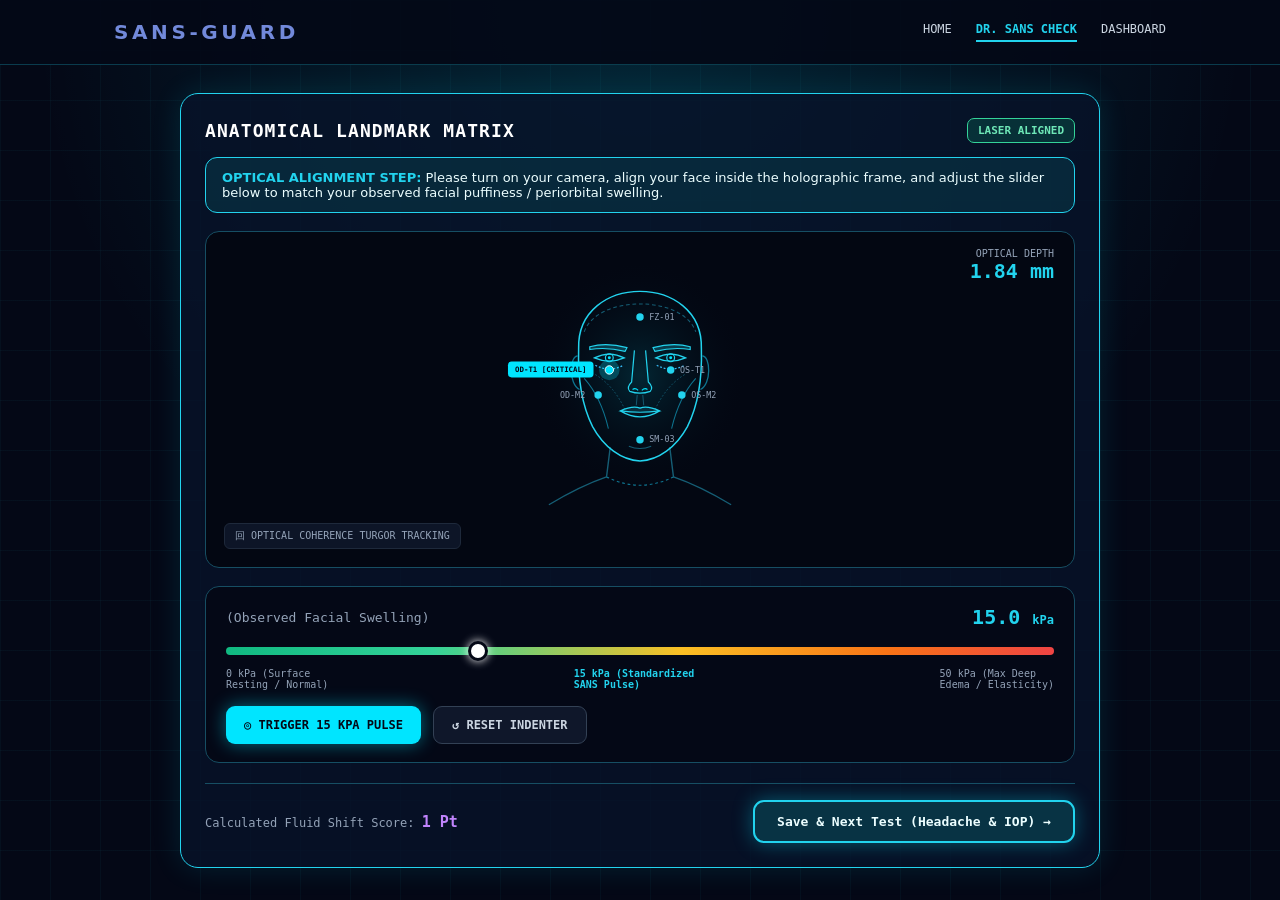
<file: fluid-test.html>
<!DOCTYPE html>
<html lang="en">
<head>
<meta charset="utf-8"/>
<meta name="viewport" content="width=device-width, initial-scale=1.0"/>
<title>SANS-GUARD — Cephalad Fluid Shift Matrix</title>
<style>
  * { box-sizing: border-box; margin: 0; padding: 0; }
  body {
    background-color: #040816; color: #e2e8f0; font-family: system-ui, -apple-system, sans-serif;
    min-height: 100vh; display: flex; flex-direction: column;
    background-image: radial-gradient(circle at 50% 0%, rgba(0, 229, 255, 0.14), transparent 55%),
      linear-gradient(to right, rgba(34, 211, 238, 0.04) 1px, transparent 1px),
      linear-gradient(to bottom, rgba(34, 211, 238, 0.04) 1px, transparent 1px);
    background-size: 100% 100%, 50px 50px, 50px 50px;
  }
  .mono { font-family: monospace; }
  header { position: sticky; top: 0; z-index: 50; background: rgba(4, 8, 22, 0.92); border-bottom: 1px solid rgba(34, 211, 238, 0.25); }
  .nav-wrap { max-width: 1100px; margin: 0 auto; padding: 0 24px; height: 64px; display: flex; align-items: center; justify-content: space-between; }
  .logo { font-weight: 900; font-size: 20px; letter-spacing: 0.18em; color: #7289da; text-decoration: none; }
  .nav-links { display: flex; gap: 24px; font-size: 12px; text-transform: uppercase; }
  .nav-links a { color: #cbd5e1; text-decoration: none; }
  .nav-links a.active { color: #22d3ee; font-weight: 700; border-bottom: 2px solid #22d3ee; padding-bottom: 4px; }

  main { max-width: 960px; width: 100%; margin: 0 auto; padding: 28px 20px; flex: 1; display: flex; flex-direction: column; gap: 20px; }
  .panel {
    background: rgba(7, 19, 42, 0.78); border: 1.5px solid #22d3ee; border-radius: 18px;
    padding: 24px; box-shadow: 0 0 30px rgba(0, 229, 255, 0.12);
  }
  .top-row { display: flex; flex-wrap: wrap; justify-content: space-between; align-items: center; gap: 12px; margin-bottom: 14px; }
  .title-grp h1 { font-size: 18px; font-weight: 800; letter-spacing: 0.06em; color: #fff; }
  .sub-txt { font-size: 11px; color: #94a3b8; margin-top: 3px; }
  .badges { display: flex; gap: 8px; align-items: center; }
  .badge-dark { padding: 5px 10px; border-radius: 7px; background: #040816; border: 1px solid #164e63; font-size: 11px; color: #cbd5e1; }
  .badge-grn { padding: 5px 10px; border-radius: 7px; background: rgba(16, 185, 129, 0.18); border: 1px solid #34d399; font-size: 11px; color: #6ee7b7; font-weight: 700; }

  .cam-alert {
    background: rgba(8, 51, 68, 0.65); border: 1px solid #22d3ee; border-radius: 12px;
    padding: 12px 16px; margin-bottom: 18px; display: flex; align-items: center; gap: 12px; font-size: 13px; color: #ecfeff;
  }

  .face-stage {
    position: relative; background: #030712; border: 1px solid #164e63; border-radius: 14px;
    padding: 18px; display: flex; flex-direction: column; align-items: center; overflow: hidden;
  }
  .depth-readout { position: absolute; top: 16px; right: 20px; text-align: right; }
  .depth-readout .lbl { font-size: 10px; color: #94a3b8; }
  .depth-readout .val { font-size: 20px; font-weight: 800; color: #22d3ee; }
  .oct-tag {
    align-self: flex-start; margin-top: 8px; padding: 5px 10px; border-radius: 6px;
    background: rgba(15, 23, 42, 0.9); border: 1px solid #1e293b; font-size: 10px; color: #94a3b8;
  }

  .slider-box { margin-top: 18px; background: #040816; border: 1px solid #164e63; border-radius: 14px; padding: 18px 20px; }
  .sl-head { display: flex; flex-wrap: wrap; justify-content: space-between; align-items: center; gap: 10px; margin-bottom: 14px; font-size: 13px; font-weight: 700; }
  input[type=range] {
    -webkit-appearance: none; appearance: none; width: 100%; height: 8px; border-radius: 99px; cursor: pointer;
    background: linear-gradient(to right, #10b981 0%, #34d399 25%, #fbbf24 55%, #f97316 80%, #ef4444 100%);
  }
  input[type=range]::-webkit-slider-thumb {
    -webkit-appearance: none; width: 20px; height: 20px; border-radius: 50%;
    background: #ffffff; border: 3px solid #040816; box-shadow: 0 0 10px #fff; cursor: pointer;
  }
  .ticks { display: flex; justify-content: space-between; font-size: 10px; color: #94a3b8; margin-top: 10px; }

  .pulse-row { display: flex; flex-wrap: wrap; gap: 12px; margin-top: 16px; }
  .btn-pulse {
    padding: 11px 18px; border-radius: 9px; border: none; background: #00e5ff; color: #040816;
    font-size: 12px; font-weight: 800; cursor: pointer; box-shadow: 0 0 18px rgba(0, 229, 255, 0.45);
  }
  .btn-reset {
    padding: 11px 18px; border-radius: 9px; border: 1px solid #334155; background: #0f172a;
    color: #cbd5e1; font-size: 12px; font-weight: 700; cursor: pointer;
  }
  .edema-stat { margin-top: 12px; font-size: 11px; color: #94a3b8; }

  .action-bar { display: flex; flex-wrap: wrap; justify-content: space-between; align-items: center; gap: 14px; margin-top: 20px; padding-top: 16px; border-top: 1px solid #164e63; }
  .btn-save {
    padding: 12px 22px; border-radius: 11px; border: 2px solid #22d3ee; background: #083344;
    color: #ecfeff; font-size: 13px; font-weight: 700; cursor: pointer; box-shadow: 0 0 20px rgba(0, 229, 255, 0.35);
  }
  .btn-save:hover { background: #22d3ee; color: #040816; }
</style>
</head>
<body>
<header>
  <div class="nav-wrap">
    <a href="index.html" class="logo">SANS-GUARD</a>
    <nav class="nav-links mono">
      <a href="index.html">Home</a>
      <a href="doctor-check.html" class="active">Dr. SANS Check</a>
      <a href="dashboard.html">Dashboard</a>
    </nav>
  </div>
</header>

<main>
  <section class="panel">
    <div class="top-row">
      <div class="title-grp">
        <div style="display:flex;align-items:center;gap:10px;">
          
          <h1 class="mono">ANATOMICAL LANDMARK MATRIX</h1>
        </div>
        <!-- <div class="sub-txt mono">SELECT CEPHALAD REGION TO DEPLOY DYNAMIC PIEZO INDENTER</div> -->
      </div>
      <div class="badges mono">
        <!-- <span class="badge-dark">TARGET: <strong style="color:#fff;">OD-T1</strong></span> -->
        <span class="badge-grn">LASER ALIGNED</span>
      </div>
    </div>

    <div class="cam-alert">
     
      <div>
        <strong style="color:#22d3ee;">OPTICAL ALIGNMENT STEP:</strong> Please turn on your camera, align your face inside the holographic frame, and adjust the slider below to match your observed facial puffiness / periorbital swelling.
      </div>
    </div>

    <div class="face-stage">
      <div class="depth-readout mono">
        <div class="lbl">OPTICAL DEPTH</div>
        <div class="val" id="depthVal">1.84 mm</div>
      </div>

              <!-- Realistic Anatomical 3D Wireframe Face SVG -->
      <svg viewBox="0 0 380 285" style="width:100%;max-width:390px;height:265px;" fill="none">
        <defs>
          <radialGradient id="faceGlow" cx="50%" cy="48%" r="50%">
            <stop offset="0%" stop-color="#00e5ff" stop-opacity="0.14"/>
            <stop offset="100%" stop-color="#030712" stop-opacity="0"/>
          </radialGradient>
        </defs>
        <ellipse cx="190" cy="140" rx="115" ry="125" fill="url(#faceGlow)"/>

        <!-- Neck & Shoulders -->
        <path d="M158 212 L154 244 Q125 254 92 274 M222 212 L226 244 Q255 254 288 274" stroke="#155e75" stroke-width="1.5"/>
        <path d="M154 244 Q190 262 226 244" stroke="#0e7490" stroke-width="1.2" stroke-dasharray="3 3"/>

        <!-- Dynamic Puffiness Layer (Rounded Natural Cranium + Jawline) -->
        <g id="faceContour" style="transform-origin:190px 140px;transition:0.2s;">
          <!-- Natural Dome Top & Jawline -->
          <path d="M124 106 C122 24, 258 24, 256 106 C257 138, 252 168, 241 190 C229 212, 210 226, 190 227 C170 226, 151 212, 139 190 C128 168, 123 138, 124 106 Z" stroke="#22d3ee" stroke-width="1.6"/>
          <!-- Natural Rounded Hairline -->
          <path d="M130 88 C144 48, 236 48, 250 88" stroke="#155e75" stroke-width="1.1" stroke-dasharray="4 3"/>
          <!-- Ears -->
          <path d="M123 114 C114 114, 113 144, 125 150" stroke="#0e7490" stroke-width="1.4"/>
          <path d="M257 114 C266 114, 267 144, 255 150" stroke="#0e7490" stroke-width="1.4"/>
          <!-- Cheekbone & Masseter Topology -->
          <path d="M130 138 Q148 158 156 192 M250 138 Q232 158 224 192" stroke="#0e7490" stroke-width="1.1"/>
          <path d="M142 134 Q162 146 174 172 M238 134 Q218 146 206 172" stroke="#155e75" stroke-width="0.9" stroke-dasharray="2 2"/>
        </g>

        <!-- Realistic Brows & Eyes -->
        <path d="M136 104 Q154 99 176 105 L174 109 Q154 104 136 107 Z" fill="rgba(34,211,238,0.22)" stroke="#22d3ee" stroke-width="1.2"/>
        <path d="M244 104 Q226 99 204 105 L206 109 Q226 104 244 107 Z" fill="rgba(34,211,238,0.22)" stroke="#22d3ee" stroke-width="1.2"/>
        <path d="M141 116 Q157 108 173 116 Q157 123 141 116 Z" stroke="#22d3ee" stroke-width="1.5"/>
        <circle cx="157" cy="116" r="4.2" stroke="#22d3ee" stroke-width="1.3"/><circle cx="157" cy="116" r="1.6" fill="#00e5ff"/>
        <path d="M207 116 Q223 108 239 116 Q223 123 207 116 Z" stroke="#22d3ee" stroke-width="1.5"/>
        <circle cx="223" cy="116" r="4.2" stroke="#22d3ee" stroke-width="1.3"/><circle cx="223" cy="116" r="1.6" fill="#00e5ff"/>

        <!-- Periorbital Edema Bags -->
        <path d="M142 124 Q157 132 172 124" stroke="#38bdf8" stroke-width="1.3" stroke-dasharray="2 2"/>
        <path d="M208 124 Q223 132 238 124" stroke="#38bdf8" stroke-width="1.3" stroke-dasharray="2 2"/>

        <!-- Nose & Lips -->
        <path d="M184 108 L181 142 Q175 148 179 152 Q190 156 201 152 Q205 148 199 142 L196 108" stroke="#22d3ee" stroke-width="1.3"/>
        <path d="M182 150 Q185 148 188 151 M192 151 Q195 148 198 150" stroke="#00e5ff" stroke-width="1.3"/>
        <path d="M187 156 L186 167 M193 156 L194 167" stroke="#155e75" stroke-width="1"/>
        <path d="M169 173 Q182 167 190 170 Q198 167 211 173 Q190 176 169 173 Z" fill="rgba(34,211,238,0.12)" stroke="#22d3ee" stroke-width="1.3"/>
        <path d="M169 173 Q190 186 211 173" stroke="#22d3ee" stroke-width="1.5"/>
        <path d="M178 211 Q190 216 202 211" stroke="#155e75" stroke-width="1.2"/>

        <!-- Anatomical Sensor Nodes (Fully Visible Inside Frame) -->
        <circle cx="190" cy="72" r="4" fill="#22d3ee"/><text x="200" y="75" fill="#94a3b8" font-family="monospace" font-size="9">FZ-01</text>
        <circle id="critGlow" cx="157" cy="129" r="11" fill="rgba(0,229,255,0.25)"/>
        <circle cx="157" cy="129" r="4.5" fill="#00e5ff" stroke="#fff"/>
        <rect x="48" y="120" width="92" height="17" rx="4" fill="#00e5ff"/>
        <text x="94" y="131" fill="#040816" font-family="monospace" font-size="8" font-weight="bold" text-anchor="middle">OD-T1 [CRITICAL]</text>

        <circle cx="223" cy="129" r="4" fill="#22d3ee"/><text x="233" y="132" fill="#94a3b8" font-family="monospace" font-size="9">OS-T1</text>
        <circle cx="145" cy="156" r="4" fill="#22d3ee"/><text x="104" y="159" fill="#94a3b8" font-family="monospace" font-size="9">OD-M2</text>
        <circle cx="235" cy="156" r="4" fill="#22d3ee"/><text x="245" y="159" fill="#94a3b8" font-family="monospace" font-size="9">OS-M2</text>
        <circle cx="190" cy="204" r="4" fill="#22d3ee"/><text x="200" y="207" fill="#94a3b8" font-family="monospace" font-size="9">SM-03</text>
      </svg>


      <div class="oct-tag mono">回 OPTICAL COHERENCE TURGOR TRACKING</div>
    </div>

    <div class="slider-box mono">
      <div class="sl-head">
        <span style="color:#94a3b8;font-weight:400;">(Observed Facial Swelling)</span>
        <span style="color:#22d3ee;font-size:20px;" id="kpaVal">15.0 <small style="font-size:12px;">kPa</small></span>
      </div>
      <input type="range" id="fluidSlider" min="0" max="50" step="1" value="15" oninput="updateFluid(this.value)"/>
      <div class="ticks">
        <span>0 kPa (Surface<br>Resting / Normal)</span>
        <span style="color:#22d3ee;font-weight:700;">15 kPa (Standardized<br>SANS Pulse)</span>
        <span>50 kPa (Max Deep<br>Edema / Elasticity)</span>
      </div>

      <div class="pulse-row">
        <button class="btn-pulse mono" id="pulseBtn" onclick="triggerPulse()">◎ TRIGGER 15 KPA PULSE</button>
        <button class="btn-reset mono" onclick="resetIndenter()">↺ RESET INDENTER</button>
      </div>

      <!-- <div class="edema-stat mono" id="edemaLabel">EDEMA GRADE: 1+ (MODERATE PIT • +18% FLUID SHIFT)</div> -->
    </div>

    <div class="action-bar mono">
      <div style="font-size:12px;color:#94a3b8;">
        Calculated Fluid Shift Score: <strong id="calcFluidPts" style="color:#c084fc;font-size:15px;">1 Pt</strong>
      </div>
      <button class="btn-save mono" onclick="saveAndNext()">Save &amp; Next Test (Headache &amp; IOP) →</button>
    </div>
  </section>
</main>

<script>
  let fluidPts = 1;

  function updateFluid(val) {
    const kpa = parseFloat(val);
    const kpaEl = document.getElementById('kpaVal');
    if (kpaEl) kpaEl.innerHTML = `${kpa.toFixed(1)} <small style="font-size:12px;">kPa</small>`;

    const pulseBtn = document.getElementById('pulseBtn');
    if (pulseBtn) pulseBtn.textContent = `◎ TRIGGER ${Math.round(kpa)} KPA PULSE`;

    const depthEl = document.getElementById('depthVal');
    if (depthEl) {
      const depth = (0.85 + (kpa / 50) * 2.65).toFixed(2);
      depthEl.textContent = `${depth} mm`;
    }

    const faceEl = document.getElementById('faceContour');
    if (faceEl) {
      const scaleX = 1 + (kpa / 50) * 0.14;
      faceEl.style.transform = `scaleX(${scaleX.toFixed(3)})`;
    }

    const glowEl = document.getElementById('critGlow');
    if (glowEl) {
      glowEl.setAttribute('r', 8 + (kpa / 50) * 14);
    }

    let gradeText = 'EDEMA GRADE: 0 (NOMINAL • NO CEPHALAD SHIFT)';
    if (kpa >= 30) {
      fluidPts = 2;
      gradeText = 'EDEMA GRADE: 2+ (SEVERE PERIORBITAL EDEMA • +42% SHIFT)';
    } else if (kpa >= 15) {
      fluidPts = 1;
      gradeText = 'EDEMA GRADE: 1+ (MODERATE PIT • +18% FLUID SHIFT)';
    } else {
      fluidPts = 0;
    }

    const edemaEl = document.getElementById('edemaLabel');
    if (edemaEl) edemaEl.textContent = gradeText;

    const ptsEl = document.getElementById('calcFluidPts');
    if (ptsEl) ptsEl.textContent = `${fluidPts} ${fluidPts === 1 ? 'Pt' : 'Pts'}`;
  }

  function triggerPulse() {
    const glow = document.getElementById('critGlow');
    if (glow) {
      glow.setAttribute('fill', 'rgba(251, 191, 36, 0.55)');
      setTimeout(() => glow.setAttribute('fill', 'rgba(0, 229, 255, 0.25)'), 400);
    }
  }

  function resetIndenter() {
    const slider = document.getElementById('fluidSlider');
    if (slider) slider.value = 0;
    updateFluid(0);
  }

  function saveAndNext() {
    const prev = JSON.parse(localStorage.getItem('sans_latest_check') || '{"vision":0,"fluid":0,"symptoms":0,"metamorphopsia":0}');
    prev.fluid = fluidPts;
    prev.total = (prev.vision || 0) + prev.fluid + (prev.symptoms || 0) + (prev.metamorphopsia || 0);
    localStorage.setItem('sans_latest_check', JSON.stringify(prev));
    window.location.href = 'headache-test.html';
  }
</script>
</body>
</html>
<!-- AI Assistance Disclosure: Portions of this HTML/CSS/JavaScript code were developed and refined with AI assistance. -->
</file>
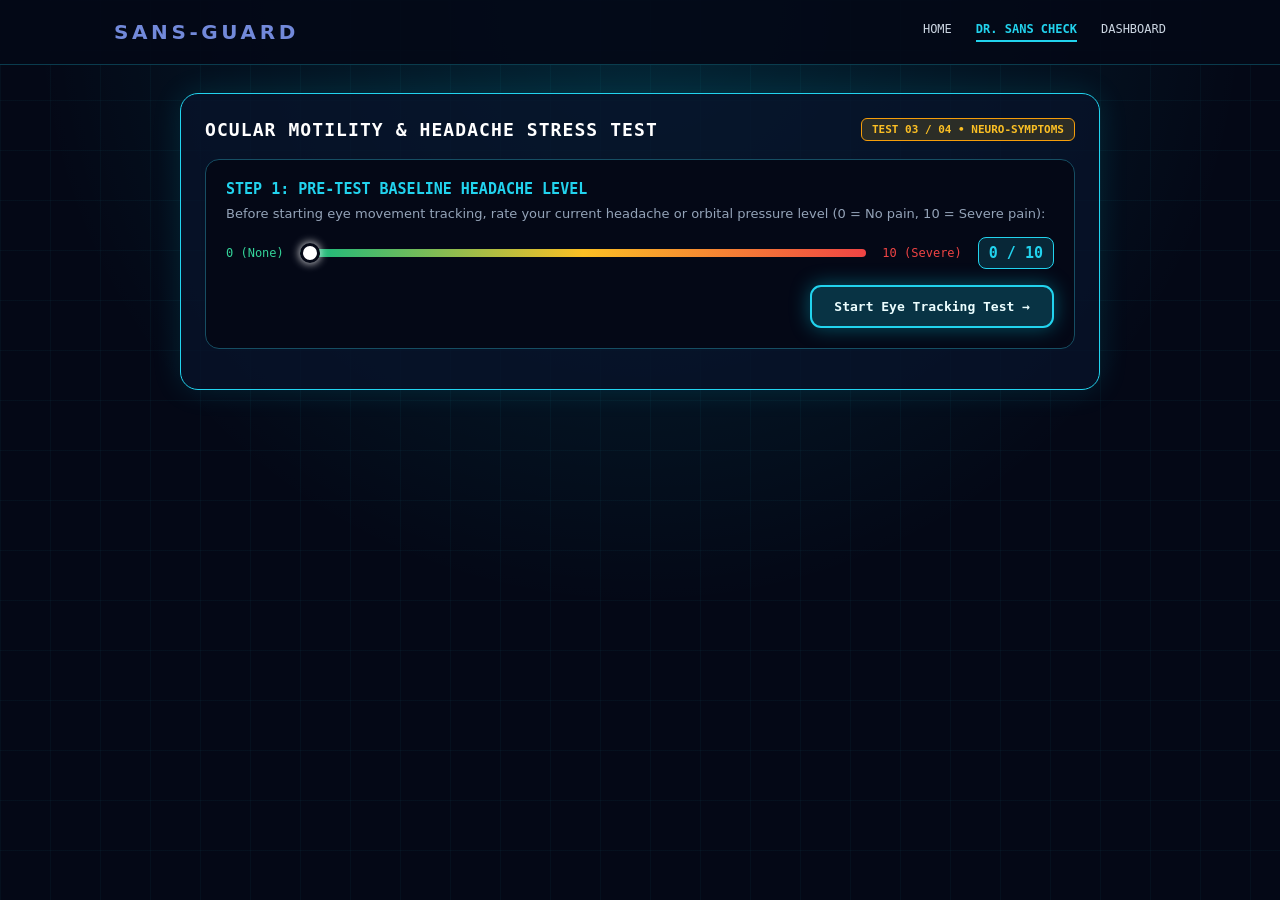
<file: headache-test.html>
<!DOCTYPE html>
<html lang="en">
<head>
<meta charset="utf-8"/>
<meta name="viewport" content="width=device-width, initial-scale=1.0"/>
<title>SANS-GUARD — Ocular Motility & Headache Stress Test</title>
<style>
  * { box-sizing: border-box; margin: 0; padding: 0; }
  body {
    background-color: #040816; color: #e2e8f0; font-family: system-ui, -apple-system, sans-serif;
    min-height: 100vh; display: flex; flex-direction: column;
    background-image: radial-gradient(circle at 50% 0%, rgba(0, 229, 255, 0.14), transparent 55%),
      linear-gradient(to right, rgba(34, 211, 238, 0.04) 1px, transparent 1px),
      linear-gradient(to bottom, rgba(34, 211, 238, 0.04) 1px, transparent 1px);
    background-size: 100% 100%, 50px 50px, 50px 50px;
  }
  .mono { font-family: monospace; }
  header { position: sticky; top: 0; z-index: 50; background: rgba(4, 8, 22, 0.92); border-bottom: 1px solid rgba(34, 211, 238, 0.25); }
  .nav-wrap { max-width: 1100px; margin: 0 auto; padding: 0 24px; height: 64px; display: flex; align-items: center; justify-content: space-between; }
  .logo { font-weight: 900; font-size: 20px; letter-spacing: 0.18em; color: #7289da; text-decoration: none; }
  .nav-links { display: flex; gap: 24px; font-size: 12px; text-transform: uppercase; }
  .nav-links a { color: #cbd5e1; text-decoration: none; }
  .nav-links a.active { color: #22d3ee; font-weight: 700; border-bottom: 2px solid #22d3ee; padding-bottom: 4px; }

  main { max-width: 960px; width: 100%; margin: 0 auto; padding: 28px 20px; flex: 1; display: flex; flex-direction: column; gap: 20px; }
  .panel {
    background: rgba(7, 19, 42, 0.78); border: 1.5px solid #22d3ee; border-radius: 18px;
    padding: 24px; box-shadow: 0 0 30px rgba(0, 229, 255, 0.12);
  }
  .top-row { display: flex; flex-wrap: wrap; justify-content: space-between; align-items: center; gap: 12px; margin-bottom: 18px; }
  .top-row h1 { font-size: 18px; font-weight: 800; letter-spacing: 0.06em; color: #fff; }
  .std-badge { padding: 4px 10px; border-radius: 6px; background: rgba(251, 191, 36, 0.15); border: 1px solid #f59e0b; color: #fbbf24; font-size: 11px; font-weight: 700; }

  .step-card { background: #040816; border: 1px solid #164e63; border-radius: 14px; padding: 20px; margin-bottom: 16px; }
  .step-card h2 { font-size: 15px; color: #22d3ee; margin-bottom: 8px; }
  .step-card p { font-size: 13px; color: #94a3b8; margin-bottom: 16px; }

  .slider-row { display: flex; align-items: center; gap: 16px; margin: 12px 0; }
  input[type=range] {
    -webkit-appearance: none; appearance: none; flex: 1; height: 8px; border-radius: 99px; cursor: pointer;
    background: linear-gradient(to right, #10b981 0%, #fbbf24 50%, #ef4444 100%);
  }
  input[type=range]::-webkit-slider-thumb {
    -webkit-appearance: none; width: 20px; height: 20px; border-radius: 50%;
    background: #ffffff; border: 3px solid #040816; box-shadow: 0 0 10px #fff; cursor: pointer;
  }
  .score-box { min-width: 75px; text-align: center; padding: 6px 10px; border-radius: 8px; background: rgba(34,211,238,0.15); border: 1px solid #22d3ee; color: #22d3ee; font-weight: 800; font-size: 15px; }

  .btn-primary {
    padding: 12px 22px; border-radius: 11px; border: 2px solid #22d3ee; background: #083344;
    color: #ecfeff; font-size: 13px; font-weight: 700; cursor: pointer; box-shadow: 0 0 20px rgba(0, 229, 255, 0.35); transition: 0.2s;
  }
  .btn-primary:hover { background: #22d3ee; color: #040816; }

  /* Fullscreen Black Tracking Arena */
  #arena {
    display: none; position: fixed; inset: 0; z-index: 999; background: #000000;
  }
  #hudStatus {
    position: absolute; top: 18px; left: 50%; transform: translateX(-50%);
    padding: 6px 16px; border-radius: 99px; background: rgba(15, 23, 42, 0.85);
    border: 1px solid #22d3ee; color: #67e8f9; font-size: 12px; letter-spacing: 0.08em;
  }
  #star {
    position: absolute; top: 50%; left: 50%; transform: translate(-50%, -50%);
    font-size: 38px; color: #00e5ff; text-shadow: 0 0 18px #00e5ff, 0 0 35px #fff;
    transition: top 1.6s ease-in-out, left 1.6s ease-in-out; user-select: none;
  }

  /* Pop-up Modal Overlay */
  #popupOverlay {
    display: none; position: fixed; inset: 0; z-index: 1000; background: rgba(4, 8, 22, 0.88);
    backdrop-filter: blur(8px); align-items: center; justify-content: center; padding: 20px;
  }
  .popup-box {
    max-width: 440px; width: 100%; background: #07132a; border: 2px solid #22d3ee; border-radius: 18px;
    padding: 28px; text-align: center; box-shadow: 0 0 40px rgba(0, 229, 255, 0.3);
  }
  .popup-box h3 { font-size: 19px; color: #fff; margin: 12px 0 8px; }
  .popup-box p { font-size: 14px; color: #cbd5e1; line-height: 1.6; margin-bottom: 20px; }
</style>
</head>
<body>
<header>
  <div class="nav-wrap">
    <a href="index.html" class="logo">SANS-GUARD</a>
    <nav class="nav-links mono">
      <a href="index.html">Home</a>
      <a href="doctor-check.html" class="active">Dr. SANS Check</a>
      <a href="dashboard.html">Dashboard</a>
    </nav>
  </div>
</header>

<main>
  <section class="panel">
    <div class="top-row">
      <h1 class="mono">OCULAR MOTILITY &amp; HEADACHE STRESS TEST</h1>
      <span class="std-badge mono">TEST 03 / 04 • NEURO-SYMPTOMS</span>
    </div>

    <!-- Step 1: Baseline Headache Before Test -->
    <div class="step-card" id="stepBefore">
      <h2 class="mono">STEP 1: PRE-TEST BASELINE HEADACHE LEVEL</h2>
      <p>Before starting eye movement tracking, rate your current headache or orbital pressure level (0 = No pain, 10 = Severe pain):</p>
      <div class="slider-row mono">
        <span style="font-size:12px;color:#34d399;">0 (None)</span>
        <input type="range" id="preSlider" min="0" max="10" step="1" value="0" oninput="document.getElementById('preVal').textContent=this.value+' / 10'"/>
        <span style="font-size:12px;color:#ef4444;">10 (Severe)</span>
        <div class="score-box" id="preVal">0 / 10</div>
      </div>
      <div style="margin-top:16px;text-align:right;">
        <button class="btn-primary mono" onclick="beginRound(1)">Start Eye Tracking Test →</button>
      </div>
    </div>

    <!-- Step 2: Post-Test Headache After Tracking -->
    <div class="step-card" id="stepAfter" style="display:none;">
      <h2 class="mono">STEP 2: POST-TRACKING HEADACHE LEVEL</h2>
      <p>Now that you completed tracking the star with both eyes, rate your headache or eye-strain pain level right now:</p>
      <div class="slider-row mono">
        <span style="font-size:12px;color:#34d399;">0 (None)</span>
        <input type="range" id="postSlider" min="0" max="10" step="1" value="0" oninput="updatePost(this.value)"/>
        <span style="font-size:12px;color:#ef4444;">10 (Severe)</span>
        <div class="score-box" id="postVal">0 / 10</div>
      </div>

      <div style="margin-top:18px;padding:14px;border-radius:10px;background:#07132a;border:1px solid #164e63;display:flex;flex-wrap:wrap;justify-content:space-between;align-items:center;gap:10px;" class="mono">
        <div style="font-size:12px;color:#94a3b8;">
          Induced Headache Delta (After − Before): <strong id="deltaTxt" style="color:#fbbf24;font-size:14px;">+0</strong>
        </div>
        <div style="font-size:12px;color:#94a3b8;">
          Calculated Symptom Score: <strong id="symPtsTxt" style="color:#22d3ee;font-size:15px;">0 Pts</strong>
        </div>
      </div>

      <div style="margin-top:18px;text-align:right;">
        <button class="btn-primary mono" onclick="saveAndNext()">Save &amp; Go to Final Test (Amsler test) →</button>
      </div>
    </div>
  </section>
</main>

<!-- Pop-up Instruction Modal -->
<div id="popupOverlay">
  <div class="popup-box">
    <div style="font-size:38px;">👁️‍🗨️</div>
    <h3 class="mono" id="popTitle">COVER YOUR RIGHT EYE</h3>
    <p id="popDesc">Please gently cover your <strong>RIGHT EYE</strong> with your hand. Keep your head still and follow the glowing star smoothly with your <strong>LEFT EYE</strong> only.</p>
    <button class="btn-primary mono" onclick="startStarSequence()">I'm Ready. Start Tracking. </button>
  </div>
</div>

<!-- Fullscreen Black Star Arena -->
<div id="arena">
  <div id="hudStatus" class="mono">ROUND 1/2 • RIGHT EYE COVERED • FOLLOW THE STAR</div>
  <div id="star">★</div>
</div>

<script>
  let currentRound = 1;
  let symPts = 0;

  function beginRound(roundNum) {
    currentRound = roundNum;
    const pop = document.getElementById('popupOverlay');
    if (roundNum === 1) {
      document.getElementById('popTitle').textContent = 'ROUND 1: COVER YOUR RIGHT EYE';
      document.getElementById('popDesc').innerHTML = 'Gently cover your <strong>RIGHT EYE</strong> with your hand. Keep your head still and follow the glowing star to the edges of the screen with your <strong>LEFT EYE</strong>.';
    } else {
      document.getElementById('popTitle').textContent = 'ROUND 2: COVER YOUR LEFT EYE';
      document.getElementById('popDesc').innerHTML = 'Now switch hands and cover your <strong>LEFT EYE</strong>. Keep your head still and track the star with your <strong>RIGHT EYE</strong>.';
    }
    pop.style.display = 'flex';
  }

  function startStarSequence() {
    document.getElementById('popupOverlay').style.display = 'none';
    const arena = document.getElementById('arena');
    const star = document.getElementById('star');
    const hud = document.getElementById('hudStatus');

    hud.textContent = currentRound === 1
      ? 'ROUND 1/2 • RIGHT EYE COVERED • TRACK STAR'
      : 'ROUND 2/2 • LEFT EYE COVERED • TRACK STAR';

    star.style.transition = 'none';
    star.style.top = '50%';
    star.style.left = '50%';
    arena.style.display = 'block';

    // Movement Sequence: Center -> Right -> Left -> Center -> Top -> Bottom -> Center
    const moves = [
      { t: 400,  top: '50%', left: '93%' }, // Far Right
      { t: 2300, top: '50%', left: '7%'  }, // Far Left
      { t: 4300, top: '50%', left: '50%' }, // Center
      { t: 5700, top: '8%',  left: '50%' }, // Far Top
      { t: 7600, top: '92%', left: '50%' }, // Far Bottom
      { t: 9500, top: '50%', left: '50%' }  // Return Center
    ];

    moves.forEach(m => {
      setTimeout(() => {
        star.style.transition = 'top 1.6s ease-in-out, left 1.6s ease-in-out';
        star.style.top = m.top;
        star.style.left = m.left;
      }, m.t);
    });

    setTimeout(() => {
      arena.style.display = 'none';
      if (currentRound === 1) {
        beginRound(2); // Pop-up for second eye
      } else {
        // Both eyes done -> Show post-test headache rating
        const pre = parseInt(document.getElementById('preSlider').value);
        document.getElementById('stepBefore').style.display = 'none';
        document.getElementById('stepAfter').style.display = 'block';
        document.getElementById('postSlider').value = pre;
        updatePost(pre);
      }
    }, 11200);
  }

  function updatePost(val) {
    const post = parseInt(val);
    const pre = parseInt(document.getElementById('preSlider').value);
    document.getElementById('postVal').textContent = `${post} / 10`;

    const delta = Math.max(0, post - pre);
    document.getElementById('deltaTxt').textContent = `+${delta} (Pre: ${pre} → Post: ${post})`;

    // Calculate SANS Symptom Points based on induced headache delta
    if (delta >= 4) symPts = 2;
    else if (delta >= 2) symPts = 1;
    else symPts = 0;

    document.getElementById('symPtsTxt').textContent = `${symPts} ${symPts === 1 ? 'Pt' : 'Pts'}`;
  }

  function saveAndNext() {
    const prev = JSON.parse(localStorage.getItem('sans_latest_check') || '{"vision":2,"fluid":1,"symptoms":0}');
    prev.symptoms = symPts;
    prev.total = (prev.vision || 0) + (prev.fluid || 0) + prev.symptoms;
    localStorage.setItem('sans_latest_check', JSON.stringify(prev));
    window.location.href = 'amsler-test.html';
  }
</script>
</body>
</html>
<!-- AI Assistance Disclosure: Portions of this HTML/CSS/JavaScript code were developed and refined with AI assistance. -->
</file>
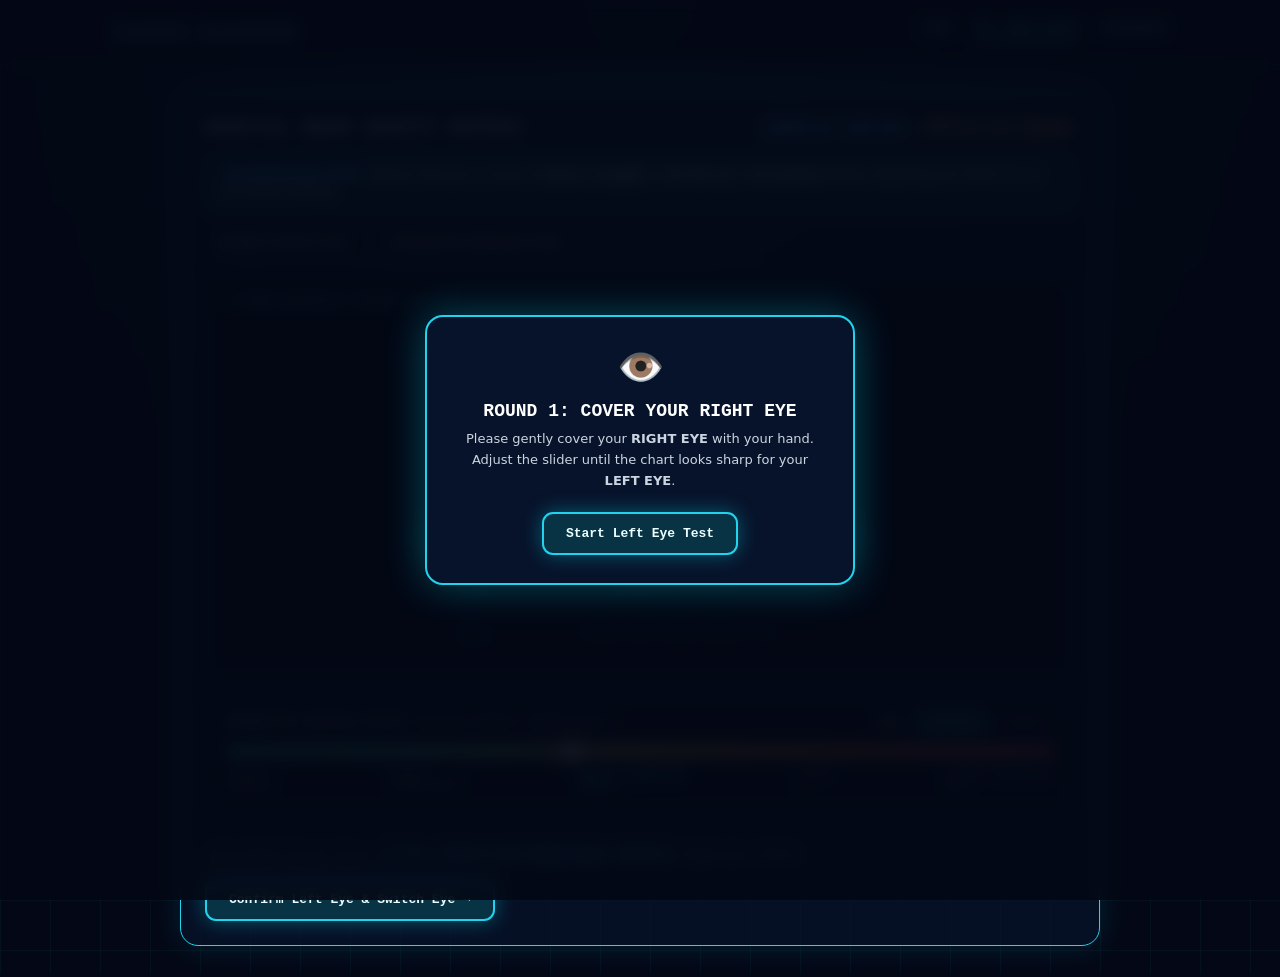
<file: vision-test.html>
<!DOCTYPE html>
<html lang="en">
<head>
<meta charset="utf-8"/>
<meta name="viewport" content="width=device-width, initial-scale=1.0"/>
<title>SANS-GUARD — Digital Near Acuity Matrix</title>
<style>
  * { box-sizing: border-box; margin: 0; padding: 0; }
  body {
    background-color: #040816; color: #e2e8f0; font-family: system-ui, -apple-system, sans-serif;
    min-height: 100vh; display: flex; flex-direction: column;
    background-image: radial-gradient(circle at 50% 0%, rgba(0, 229, 255, 0.14), transparent 55%),
      linear-gradient(to right, rgba(34, 211, 238, 0.04) 1px, transparent 1px),
      linear-gradient(to bottom, rgba(34, 211, 238, 0.04) 1px, transparent 1px);
    background-size: 100% 100%, 50px 50px, 50px 50px;
  }
  .mono { font-family: monospace; }
  header { position: sticky; top: 0; z-index: 50; background: rgba(4, 8, 22, 0.92); border-bottom: 1px solid rgba(34, 211, 238, 0.25); }
  .nav-wrap { max-width: 1100px; margin: 0 auto; padding: 0 24px; height: 64px; display: flex; align-items: center; justify-content: space-between; }
  .logo { font-weight: 900; font-size: 20px; letter-spacing: 0.18em; color: #7289da; text-decoration: none; }
  .nav-links { display: flex; gap: 24px; font-size: 12px; text-transform: uppercase; }
  .nav-links a { color: #cbd5e1; text-decoration: none; }
  .nav-links a.active { color: #22d3ee; font-weight: 700; border-bottom: 2px solid #22d3ee; padding-bottom: 4px; }

  main { max-width: 960px; width: 100%; margin: 0 auto; padding: 28px 20px; flex: 1; display: flex; flex-direction: column; gap: 20px; }
  .panel {
    background: rgba(7, 19, 42, 0.78); border: 1.5px solid #22d3ee; border-radius: 18px;
    padding: 24px; box-shadow: 0 0 30px rgba(0, 229, 255, 0.12);
  }
  .top-row { display: flex; flex-wrap: wrap; justify-content: space-between; align-items: center; gap: 12px; margin-bottom: 16px; }
  .title-grp { display: flex; align-items: center; gap: 10px; }
  .title-grp h1 { font-size: 18px; font-weight: 800; letter-spacing: 0.08em; color: #fff; }
  .std-badge { padding: 3px 8px; border-radius: 6px; background: rgba(34, 211, 238, 0.12); border: 1px solid rgba(34, 211, 238, 0.4); color: #67e8f9; font-size: 11px; font-weight: 700; }

  .ctrl-btns { display: flex; flex-wrap: wrap; gap: 10px; margin-bottom: 18px; }
  .btn-tool {
    padding: 8px 14px; border-radius: 9px; border: 1px solid #155e75; background: #040816;
    color: #cbd5e1; font-size: 12px; font-weight: 600; cursor: pointer; display: inline-flex; align-items: center; gap: 7px; transition: 0.2s;
  }
  .btn-tool:hover { border-color: #22d3ee; color: #fff; }

  .matrix-box {
    position: relative; background: #030712; border: 1px solid #164e63; border-radius: 14px;
    padding: 18px 22px; transition: 0.25s; overflow: hidden;
  }
  .matrix-box.inverted { background: #f8fafc; color: #020617; border-color: #38bdf8; }
  .matrix-box.inverted .row-lbl { color: #475569; }
  .matrix-box.inverted .letters { color: #020617; }
  .matrix-box.inverted .acuity-row.selected { background: rgba(6, 182, 212, 0.22); border-color: #0891b2; }

  .m-meta { display: flex; justify-content: space-between; font-size: 11px; color: #94a3b8; margin-bottom: 14px; }
  .fix-ok { color: #34d399; font-weight: 700; }

  .chart-rows { display: flex; flex-direction: column; align-items: center; gap: 6px; padding: 8px 0; }
  .acuity-row {
    width: 100%; max-width: 440px; display: flex; align-items: center; justify-content: center; gap: 22px;
    padding: 7px 14px; border-radius: 9px; border: 1px solid transparent; cursor: pointer; transition: 0.15s;
  }
  .acuity-row:hover { border-color: rgba(34, 211, 238, 0.4); background: rgba(8, 51, 68, 0.35); }
  .acuity-row.selected { background: rgba(8, 51, 68, 0.85); border-color: #22d3ee; box-shadow: 0 0 18px rgba(0, 229, 255, 0.2); }
  .row-lbl { width: 54px; text-align: right; font-size: 10px; line-height: 1.2; color: #94a3b8; }
  .acuity-row.selected .row-lbl { color: #22d3ee; font-weight: 700; }
  .letters { font-weight: 800; letter-spacing: 0.32em; color: #f8fafc; text-align: center; flex: 1; }

  .slider-box { margin-top: 18px; background: #040816; border: 1px solid #164e63; border-radius: 14px; padding: 18px 20px; }
  .sl-head { display: flex; flex-wrap: wrap; justify-content: space-between; align-items: center; gap: 10px; margin-bottom: 14px; font-size: 12px; }
  .val-pill { padding: 4px 10px; border-radius: 6px; background: rgba(34, 211, 238, 0.14); border: 1px solid #22d3ee; color: #22d3ee; font-weight: 700; }
  input[type=range] {
    -webkit-appearance: none; appearance: none; width: 100%; height: 8px; border-radius: 99px; cursor: pointer;
    background: linear-gradient(to right, #10b981 0%, #34d399 22%, #fbbf24 50%, #f97316 75%, #ef4444 100%);
    box-shadow: 0 0 12px rgba(0, 229, 255, 0.2);
  }
  input[type=range]::-webkit-slider-thumb {
    -webkit-appearance: none; width: 20px; height: 20px; border-radius: 50%;
    background: #ffffff; border: 3px solid #040816; box-shadow: 0 0 10px #fff; cursor: pointer;
  }

  .ticks { display: flex; justify-content: space-between; font-size: 10px; color: #94a3b8; margin-top: 10px; }
  .ticks .hi { color: #22d3ee; font-weight: 700; }

  .action-bar { display: flex; flex-wrap: wrap; justify-content: space-between; align-items: center; gap: 14px; margin-top: 20px; padding-top: 16px; border-top: 1px solid #164e63; }
  .btn-save {
    padding: 12px 22px; border-radius: 11px; border: 2px solid #22d3ee; background: #083344;
    color: #ecfeff; font-size: 13px; font-weight: 700; cursor: pointer; box-shadow: 0 0 20px rgba(0, 229, 255, 0.35); transition: 0.2s;
  }
  .btn-save:hover { background: #22d3ee; color: #040816; }
</style>
</head>
<body>
<header>
  <div class="nav-wrap">
    <a href="index.html" class="logo">SANS-GUARD</a>
    <nav class="nav-links mono">
      <a href="index.html">Home</a>
      <a href="doctor-check.html" class="active">Dr. SANS Check</a>
      <a href="dashboard.html">Dashboard</a>
    </nav>
  </div>
</header>


<main>
  <section class="panel">
    <div class="top-row">
      <div class="title-grp">
        <h1 class="mono">DIGITAL NEAR ACUITY MATRIX</h1>
      </div>
      <div style="display:flex;gap:8px;align-items:center;">
        <span class="std-badge mono" id="eyeBadge" style="color:#67e8f9;border-color:#22d3ee;">ROUND 1/2 • LEFT EYE</span>
        <span class="std-badge mono" style="color:#fbbf24;border-color:#f59e0b;">TEST 01 / 04 • OCULAR</span>
      </div>
    </div>
    <div style="background:rgba(8,51,68,0.65);border:1px solid #22d3ee;border-radius:12px;padding:12px 16px;margin-bottom:16px;display:flex;align-items:center;gap:12px;font-size:13px;color:#ecfeff;">
      <div>
        <strong style="color:#22d3ee;">CALIBRATION STEP:</strong> Please hold your screen at <strong>Arm's Length (~35–40 cm / 14 inches)</strong> before adjusting the slider for an accurate reading.
      </div>
    </div>

    <div class="ctrl-btns mono">
      <button class="btn-tool" onclick="toggleInvert()">◐ High Contrast Invert</button>
      <button class="btn-tool" onclick="randomizeChart()">⇄ Randomize (Optotype Seed)</button>
    </div>

    <div class="matrix-box" id="matrixBox">
      <div class="m-meta mono">
        <span class="fix-ok">● FOVEA CENTRALIS: FIXATED (99.1%)</span>
      </div>

      <div class="chart-rows mono" id="chartRows">
        <div class="acuity-row" data-pts="4" onclick="selectRow(this)">
          <div class="row-lbl">J7 -<br>20/100</div>
          <div class="letters" style="font-size:26px;" data-len="1">E</div>
        </div>
        <div class="acuity-row" data-pts="3" onclick="selectRow(this)">
          <div class="row-lbl">J6 -<br>20/70</div>
          <div class="letters" style="font-size:22px;" data-len="2">F P</div>
        </div>
        <div class="acuity-row" data-pts="2" onclick="selectRow(this)">
          <div class="row-lbl">J5 -<br>20/50</div>
          <div class="letters" style="font-size:19px;" data-len="3">T O Z</div>
        </div>
        <div class="acuity-row" data-pts="2" onclick="selectRow(this)">
          <div class="row-lbl">J4 -<br>20/40</div>
          <div class="letters" style="font-size:16px;" data-len="4">L P E D</div>
        </div>
        <div class="acuity-row selected" data-pts="2" onclick="selectRow(this)">
          <div class="row-lbl">J3 -<br>20/30</div>
          <div class="letters" style="font-size:14px;" data-len="5">P E C F D</div>
        </div>
        <div class="acuity-row" data-pts="1" onclick="selectRow(this)">
          <div class="row-lbl">J2 -<br>20/25</div>
          <div class="letters" style="font-size:12px;" data-len="6">E D F C Z P</div>
        </div>
        <div class="acuity-row" data-pts="0" onclick="selectRow(this)">
          <div class="row-lbl">J1 -<br>20/20</div>
          <div class="letters" style="font-size:10px;letter-spacing:0.22em;" data-len="11">F E L O P Z D 4 8 2 7 9</div>
        </div>
      </div>
    </div>

    <div class="slider-box mono">
      <div class="sl-head">
        <span>REFRACTIVE DEFOCUS OFFSET <span style="color:#94a3b8;">(Ciliary Effort Compensator)</span></span>
        <div>VAL: <span class="val-pill" id="diopterVal">+0.75 D</span> <span style="color:#64748b;font-size:11px;">[CURRENT]</span></div>
      </div>
      <input type="range" id="diopterSlider" min="-0.50" max="2.50" step="0.25" value="0.75" oninput="updateDiopter(this.value)"/>
      <div class="ticks">
        <span>-0.50 D<br>(Myopic)</span>
        <span>0.00 D<br>(Emmetropic)</span>
        <span class="hi">+0.75 D (Observed<br>Shift)</span>
        <span>+1.50<br>D</span>
        <span>+2.50 D (Hyperopic<br>Max)</span>
      </div>
    </div>

    <div class="action-bar mono">
      <div style="font-size:12px;color:#94a3b8;">
        Calculated Visual Score: <strong id="calcPts" style="color:#22d3ee;font-size:15px;">2 Pts</strong> (Hyperopic Shift)
      </div>
      <button class="btn-save mono" id="nextBtn" onclick="saveAndNext()">Confirm Left Eye &amp; Switch Eye →</button>
    </div>
  </section>
</main>

<!-- Monocular Eye Pop-up -->
<div id="eyePopup" style="display:flex;position:fixed;inset:0;z-index:1000;background:rgba(4,8,22,0.9);backdrop-filter:blur(8px);align-items:center;justify-content:center;padding:20px;">
  <div style="max-width:430px;width:100%;background:#07132a;border:2px solid #22d3ee;border-radius:18px;padding:28px;text-align:center;box-shadow:0 0 40px rgba(0,229,255,0.3);">
    <div style="font-size:38px;">👁️</div>
    <h3 class="mono" id="popTitle" style="font-size:18px;color:#fff;margin:12px 0 8px;">ROUND 1: COVER YOUR RIGHT EYE</h3>
    <p id="popText" style="font-size:13px;color:#cbd5e1;line-height:1.6;margin-bottom:20px;">
      Please gently cover your <strong>RIGHT EYE</strong> with your hand. Adjust the slider until the chart looks sharp for your <strong>LEFT EYE</strong>.
    </p>
    <button class="btn-save mono" onclick="document.getElementById('eyePopup').style.display='none'">Start Left Eye Test</button>
  </div>
</div>

<script>
  const levels = [
    { id: 0, maxD: 2.50, pts: 4, label: 'Severe Hyperopic Blur' },
    { id: 1, maxD: 1.75, pts: 3, label: 'Marked Hyperopic Shift' },
    { id: 2, maxD: 1.25, pts: 2, label: 'Moderate Shift' },
    { id: 3, maxD: 1.00, pts: 2, label: 'Mild-Moderate Shift' },
    { id: 4, maxD: 0.75, pts: 2, label: 'Observed Hyperopic Shift' },
    { id: 5, maxD: 0.25, pts: 1, label: 'Minimal Defocus' },
    { id: 6, maxD: 0.00, pts: 0, label: 'Emmetropic (Sharp 20/20)' }
  ];

  let currentPts = 2;
  let eyeRound = 1;
  let leftEyePts = 0;

  function toggleInvert() {
    document.getElementById('matrixBox').classList.toggle('inverted');
  }

  function randomizeChart() {
    const pool = 'EFPTZOLDCHKNVR';
    document.querySelectorAll('.letters').forEach(el => {
      const len = parseInt(el.dataset.len);
      let arr = [];
      for (let i = 0; i < len; i++) arr.push(pool[Math.floor(Math.random() * pool.length)]);
      el.textContent = arr.join(' ');
    });
  }

  function selectRow(rowEl) {
    const rows = [...document.querySelectorAll('.acuity-row')];
    const idx = rows.indexOf(rowEl);
    const targetD = levels[idx].maxD;
    document.getElementById('diopterSlider').value = targetD;
    updateDiopter(targetD);
  }

  function updateDiopter(val) {
    const d = parseFloat(val);
    const sign = d > 0 ? '+' : '';
    document.getElementById('diopterVal').textContent = `${sign}${d.toFixed(2)} D`;

    const rows = [...document.querySelectorAll('.acuity-row')];
    let activeIdx = 6;
    if (d >= 2.00) activeIdx = 0;
    else if (d >= 1.50) activeIdx = 1;
    else if (d >= 1.25) activeIdx = 2;
    else if (d >= 1.00) activeIdx = 3;
    else if (d >= 0.50) activeIdx = 4;
    else if (d > 0.00) activeIdx = 5;
    else activeIdx = 6;

    rows.forEach((r, idx) => {
      r.classList.toggle('selected', idx === activeIdx);
      const blurAmount = idx > activeIdx ? (idx - activeIdx) * 1.4 : 0;
      r.querySelector('.letters').style.filter = blurAmount ? `blur(${blurAmount}px)` : 'none';
      r.style.opacity = idx > activeIdx ? '0.45' : '1';
    });

    currentPts = levels[activeIdx].pts;
    document.getElementById('calcPts').textContent = `${currentPts} Pts (${levels[activeIdx].label})`;
  }

  function saveAndNext() {
    if (eyeRound === 1) {
      leftEyePts = currentPts;
      eyeRound = 2;

      document.getElementById('eyeBadge').textContent = 'ROUND 2/2 • RIGHT EYE';
      document.getElementById('nextBtn').textContent = 'Save & Next Test (Fluid Shift) →';
      randomizeChart();
      document.getElementById('diopterSlider').value = 0.75;
      updateDiopter(0.75);

      document.getElementById('popTitle').textContent = 'ROUND 2: COVER YOUR LEFT EYE';
      document.getElementById('popText').innerHTML = 'Now switch hands and cover your <strong>LEFT EYE</strong>. Adjust the slider until the new chart looks sharp for your <strong>RIGHT EYE</strong>.';
      document.querySelector('#eyePopup button').textContent = 'Start Right Eye Test';
      document.getElementById('eyePopup').style.display = 'flex';
    } else {
      const finalVisionPts = Math.max(leftEyePts, currentPts);
      const prev = JSON.parse(localStorage.getItem('sans_latest_check') || '{"vision":0,"fluid":0,"symptoms":0,"metamorphopsia":0}');
      prev.vision = finalVisionPts;
      prev.total = finalVisionPts + (prev.fluid || 0) + (prev.symptoms || 0) + (prev.metamorphopsia || 0);
      localStorage.setItem('sans_latest_check', JSON.stringify(prev));
      window.location.href = 'fluid-test.html';
    }
  }

  window.addEventListener('DOMContentLoaded', () => updateDiopter(0.75));
</script>
</body>
</html>
<!-- AI Assistance Disclosure: Portions of this HTML/CSS/JavaScript code were developed and refined with AI assistance. -->
</file>
<file: style.css>
* { box-sizing: border-box; margin: 0; padding: 0; }
body {
  background-color: #040816; color: #e2e8f0; font-family: system-ui, sans-serif;
  min-height: 100vh; display: flex; flex-direction: column;
  background-image: radial-gradient(circle at 50% 0%, rgba(0, 229, 255, 0.14), transparent 55%),
    linear-gradient(to right, rgba(34, 211, 238, 0.04) 1px, transparent 1px),
    linear-gradient(to bottom, rgba(34, 211, 238, 0.04) 1px, transparent 1px);
  background-size: 100% 100%, 50px 50px, 50px 50px;
}
.mono { font-family: monospace; }
header { position: sticky; top: 0; z-index: 50; background: rgba(4, 8, 22, 0.92); border-bottom: 1px solid rgba(34, 211, 238, 0.25); }
.nav-wrap { max-width: 1280px; margin: 0 auto; padding: 0 24px; height: 64px; display: flex; align-items: center; justify-content: space-between; }
.logo { font-weight: 900; font-size: 20px; letter-spacing: 0.18em; color: #7289da; text-decoration: none; }
.nav-links { display: flex; gap: 28px; font-size: 12px; text-transform: uppercase; }
.nav-links a { color: #cbd5e1; text-decoration: none; }
.nav-links a.active { color: #22d3ee; font-weight: 700; border-bottom: 2px solid #22d3ee; padding-bottom: 4px; }
.pill { display: inline-flex; align-items: center; gap: 8px; padding: 5px 12px; border-radius: 99px; border: 1px solid rgba(34, 211, 238, 0.3); background: #07132a; font-size: 11px; color: #a5f3fc; }
main { max-width: 1280px; width: 100%; margin: 0 auto; padding: 32px 24px; flex: 1; display: flex; flex-direction: column; gap: 24px; }
.top-bar { display: flex; flex-wrap: wrap; justify-content: space-between; align-items: center; gap: 16px; border-bottom: 1px solid rgba(34, 211, 238, 0.2); padding-bottom: 20px; }
h1 { font-size: 26px; font-weight: 900; color: #fff; }
h1 span { color: #22d3ee; }
.btn-nova { padding: 11px 20px; border-radius: 12px; border: 2px solid #22d3ee; background: #083344; color: #ecfeff; font-size: 12px; font-weight: 700; text-decoration: none; box-shadow: 0 0 20px rgba(0, 229, 255, 0.35); }
.grid-4 { display: grid; grid-template-columns: repeat(auto-fit, minmax(240px, 1fr)); gap: 16px; }
.card { background: rgba(7, 19, 42, 0.78); border: 1px solid rgba(34, 211, 238, 0.25); border-radius: 16px; padding: 20px; }
.card-head { display: flex; justify-content: space-between; font-size: 11px; color: #94a3b8; margin-bottom: 10px; }
.card-val { font-size: 30px; font-weight: 900; color: #fff; }
.card-val span { font-size: 13px; font-weight: 400; color: #94a3b8; }
.card-foot { margin-top: 14px; display: flex; justify-content: space-between; font-size: 11px; }
.tag { padding: 3px 8px; border-radius: 6px; font-weight: 700; background: rgba(34, 211, 238, 0.15); border: 1px solid rgba(34, 211, 238, 0.4); color: #67e8f9; }
.alert-box { display: flex; flex-wrap: wrap; justify-content: space-between; align-items: center; gap: 16px; background: rgba(120, 53, 15, 0.28); border: 1px solid rgba(251, 191, 36, 0.5); border-radius: 16px; padding: 20px; }
.chart-wrap { background: #040816; border: 1px solid rgba(34, 211, 238, 0.25); border-radius: 12px; padding: 16px; overflow-x: auto; }
table { width: 100%; border-collapse: collapse; font-size: 12px; text-align: left; }
th { padding: 12px 16px; border-bottom: 1px solid rgba(34, 211, 238, 0.3); color: #67e8f9; }
td { padding: 12px 16px; border-bottom: 1px solid rgba(34, 211, 238, 0.1); color: #cbd5e1; }
footer { border-top: 1px solid rgba(34, 211, 238, 0.2); background: #040816; padding: 20px 24px; text-align: center; font-size: 12px; color: #94a3b8; }
/* // AI Assistance Disclosure: Code structure and telemetry logic were developed with AI assistance. */
</file>
